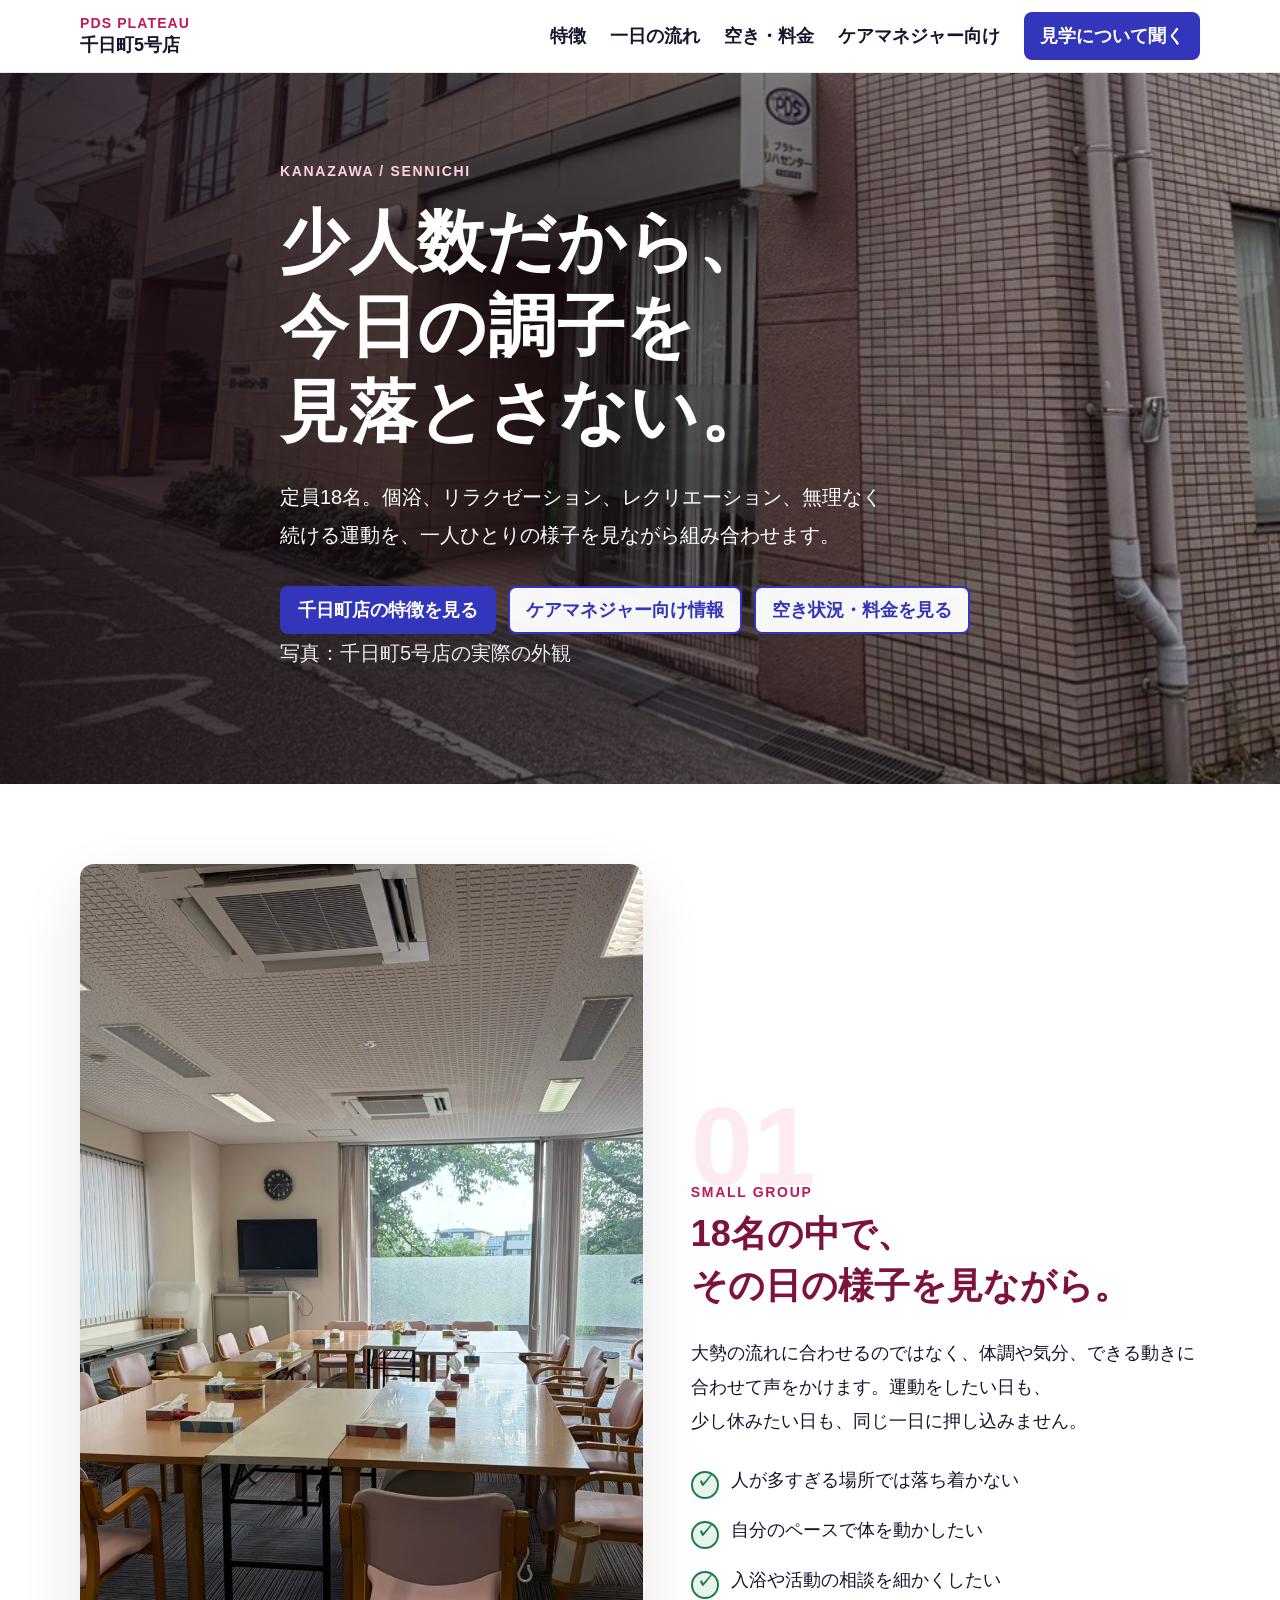
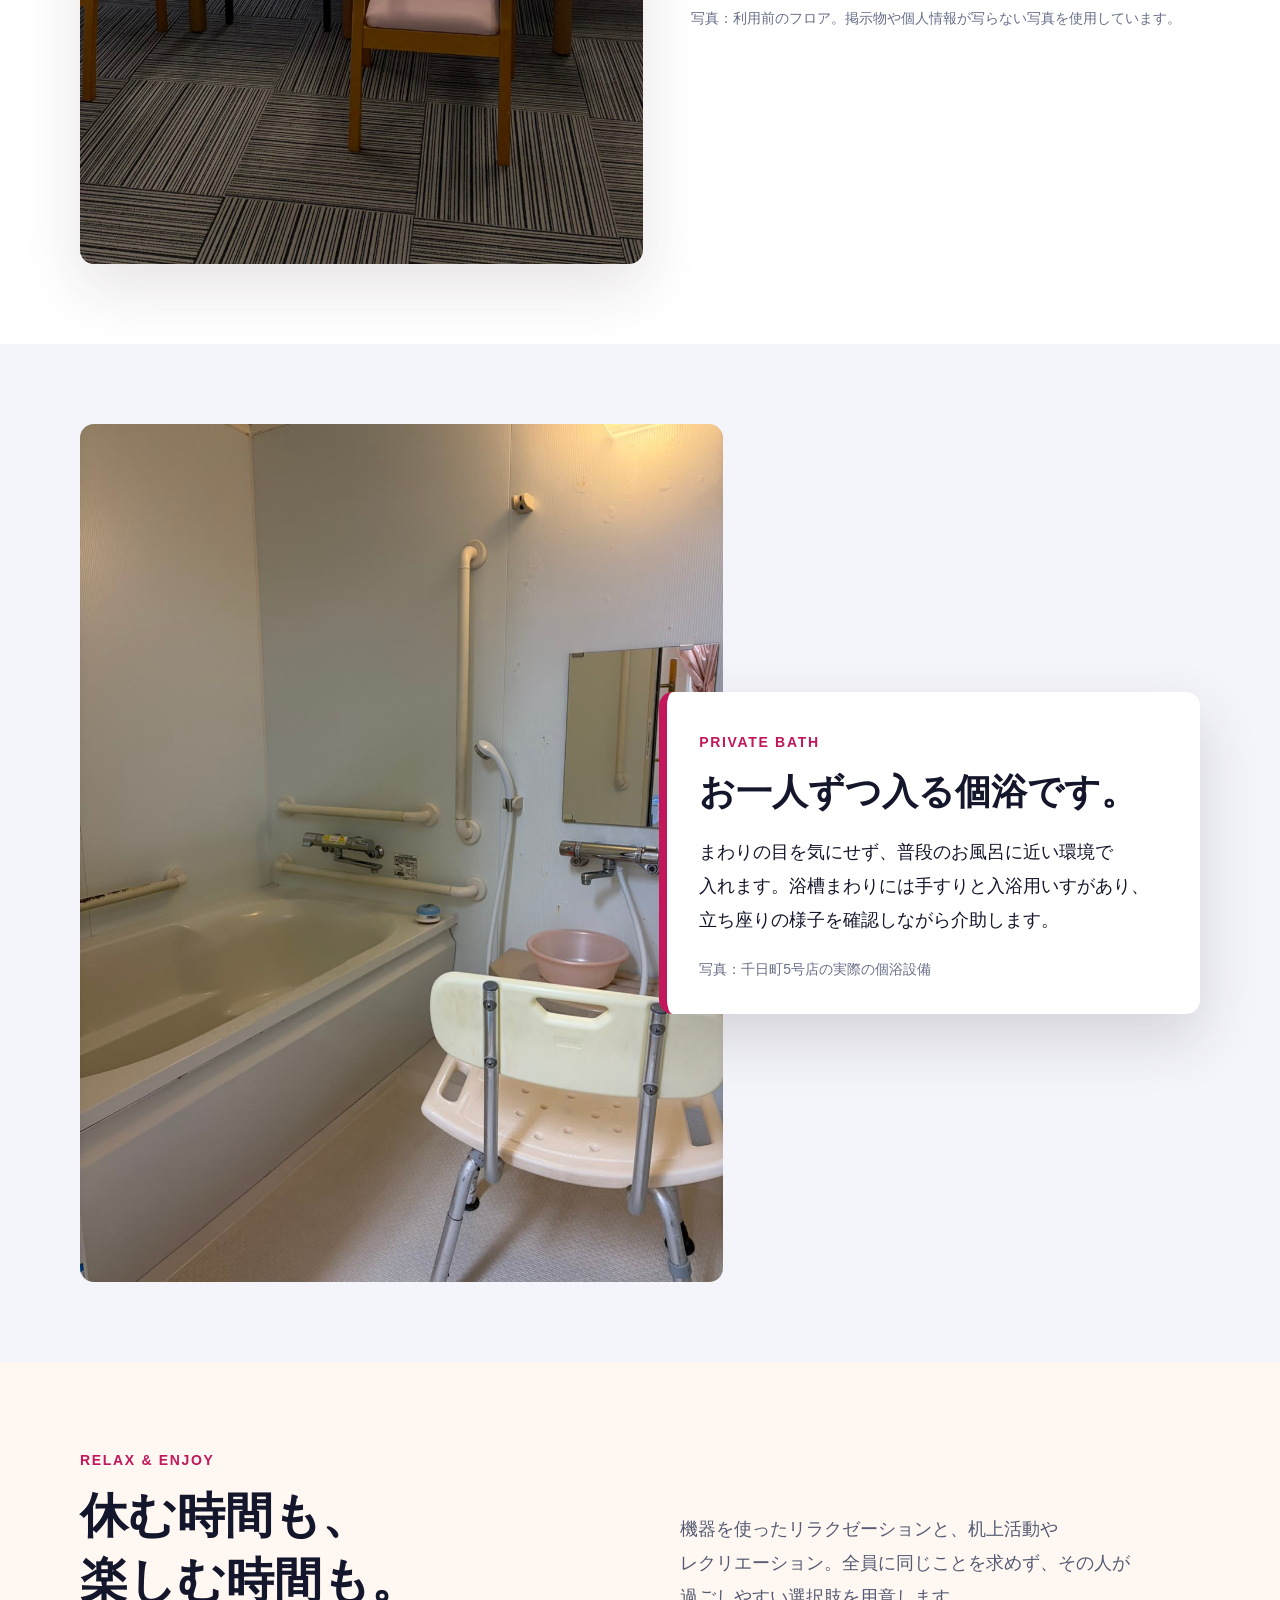
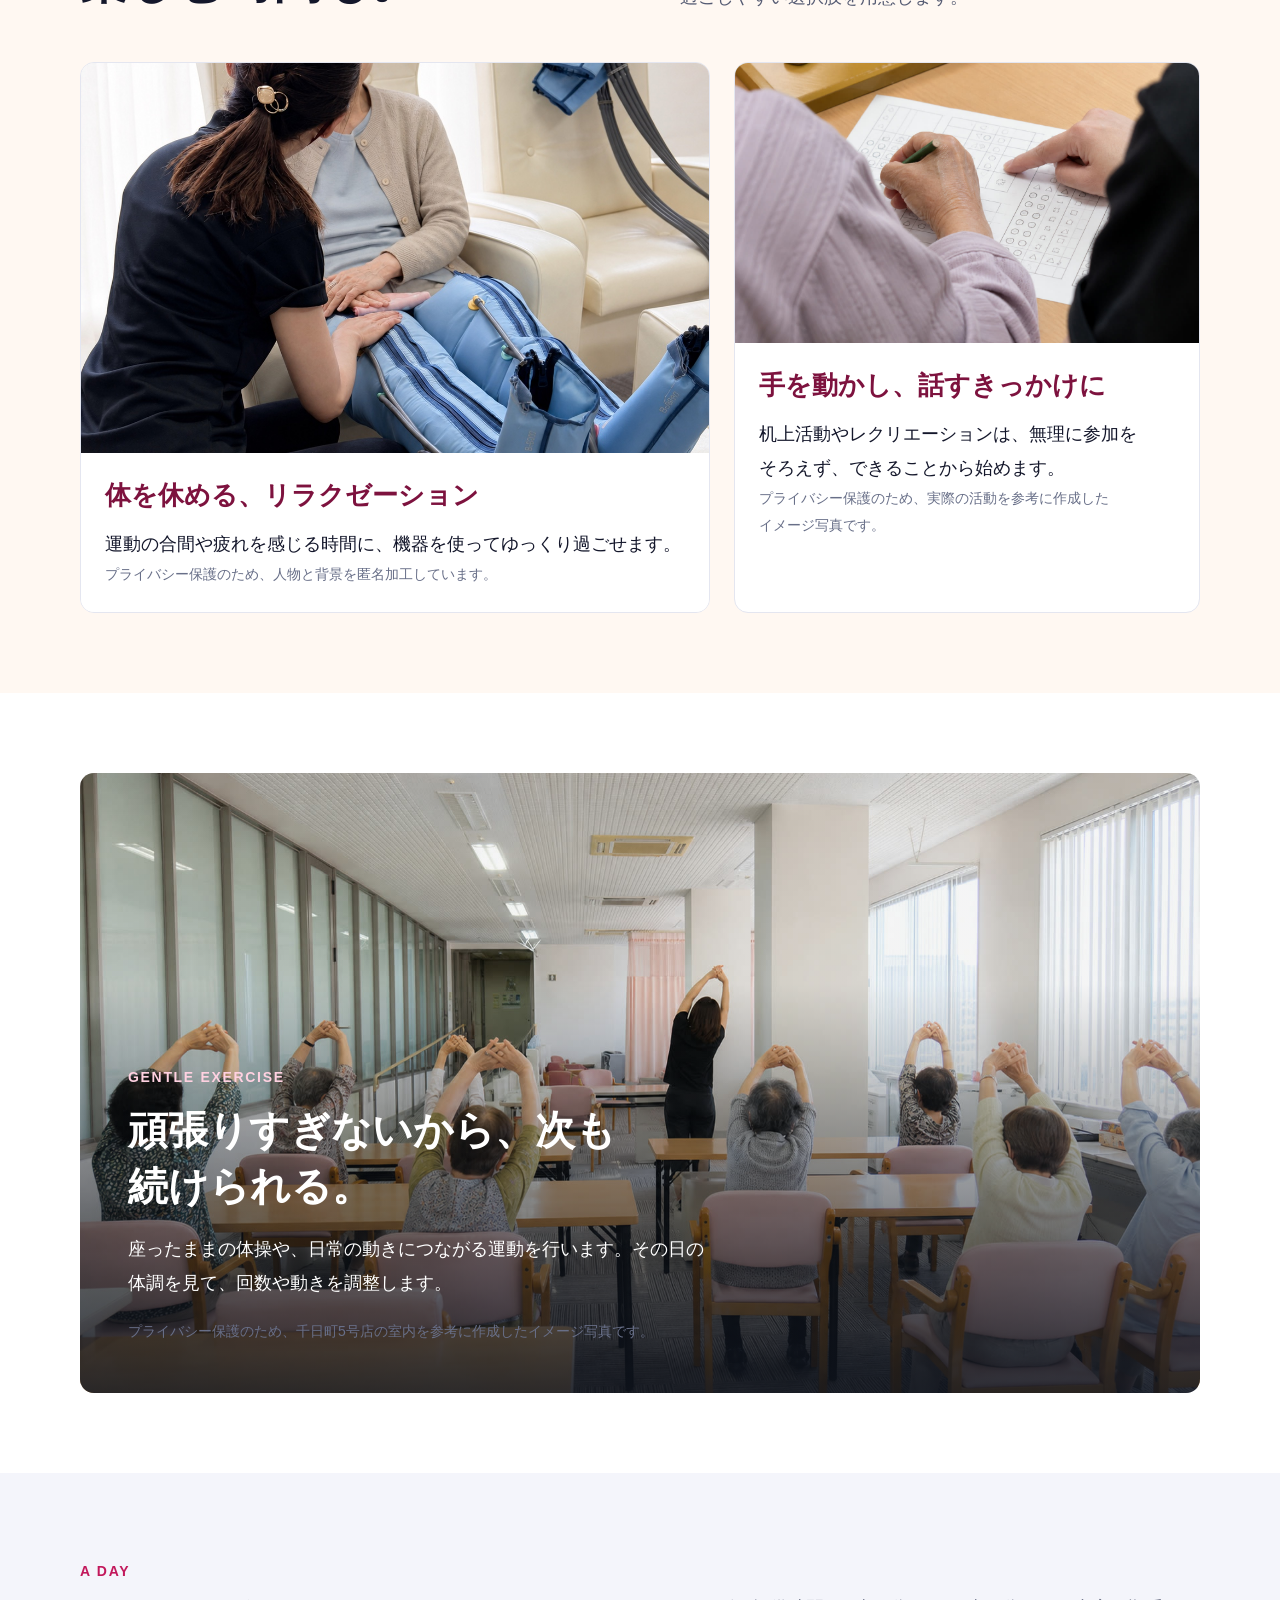
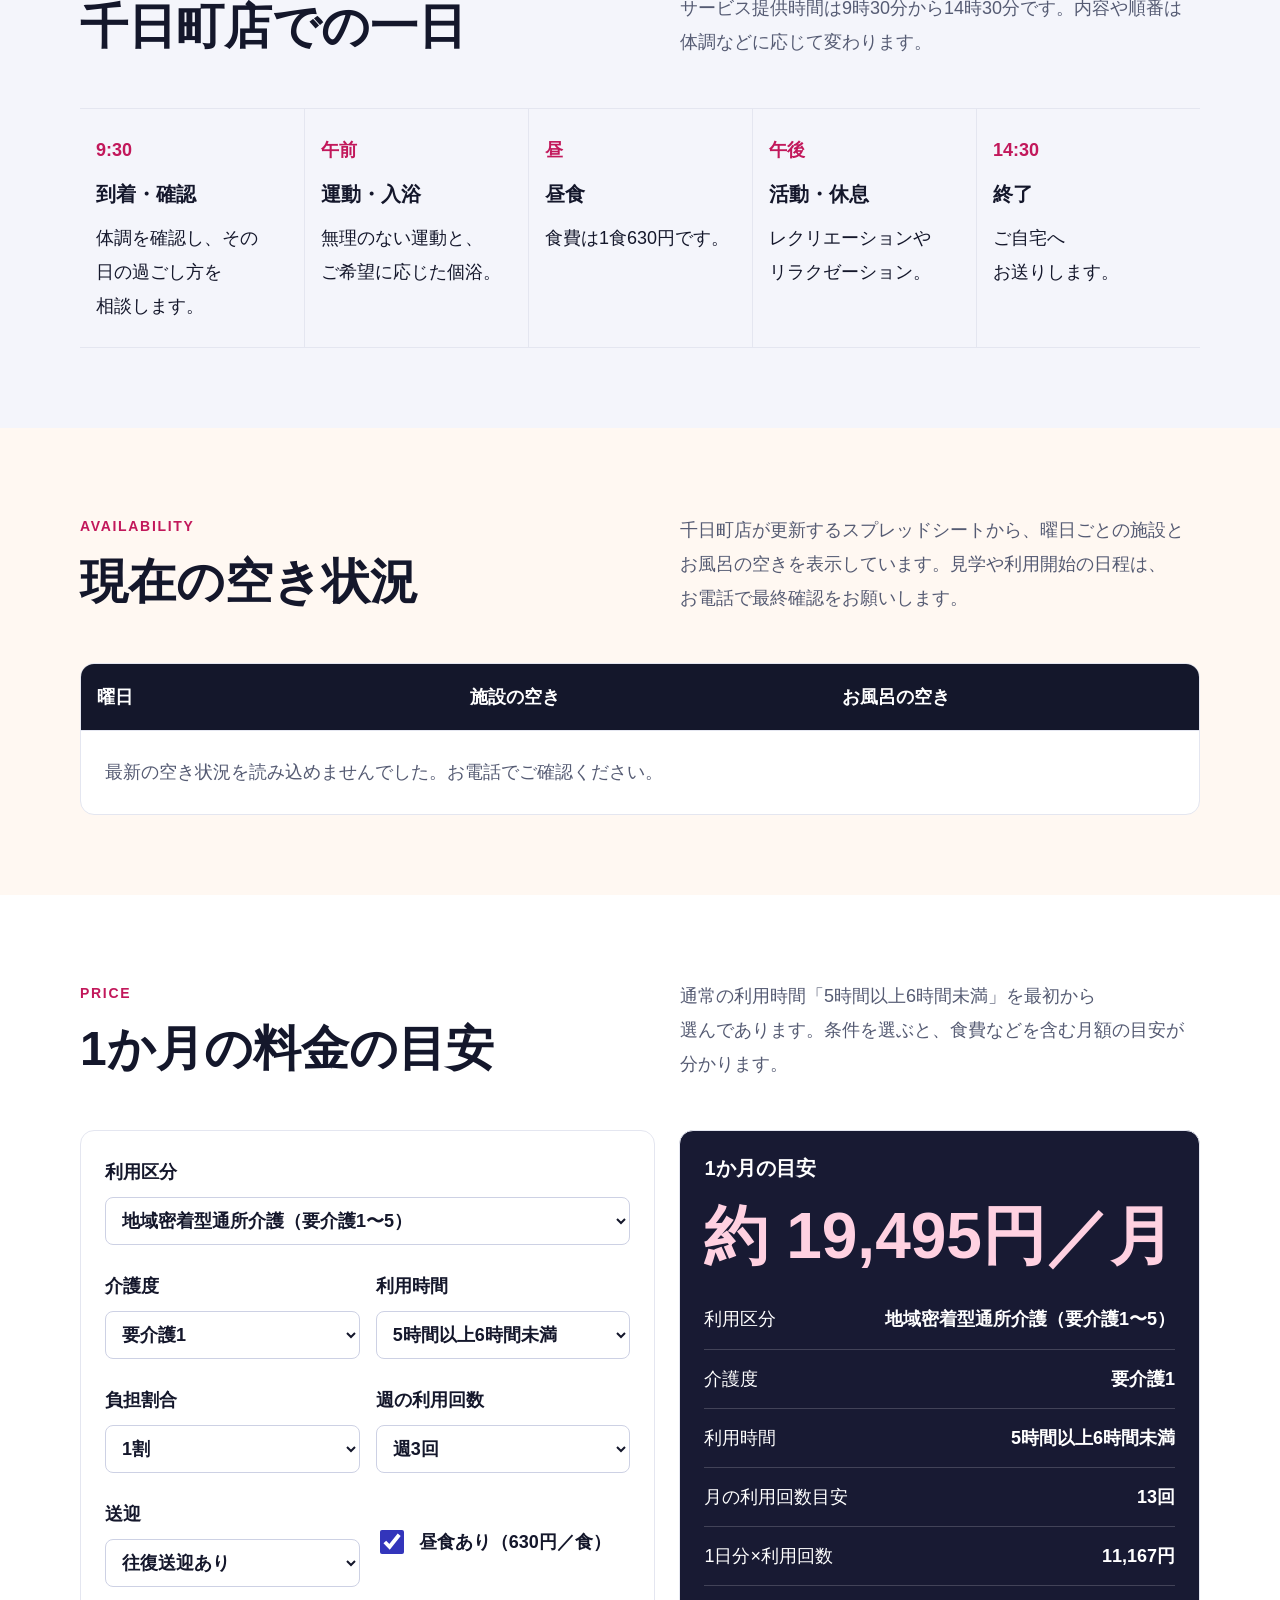
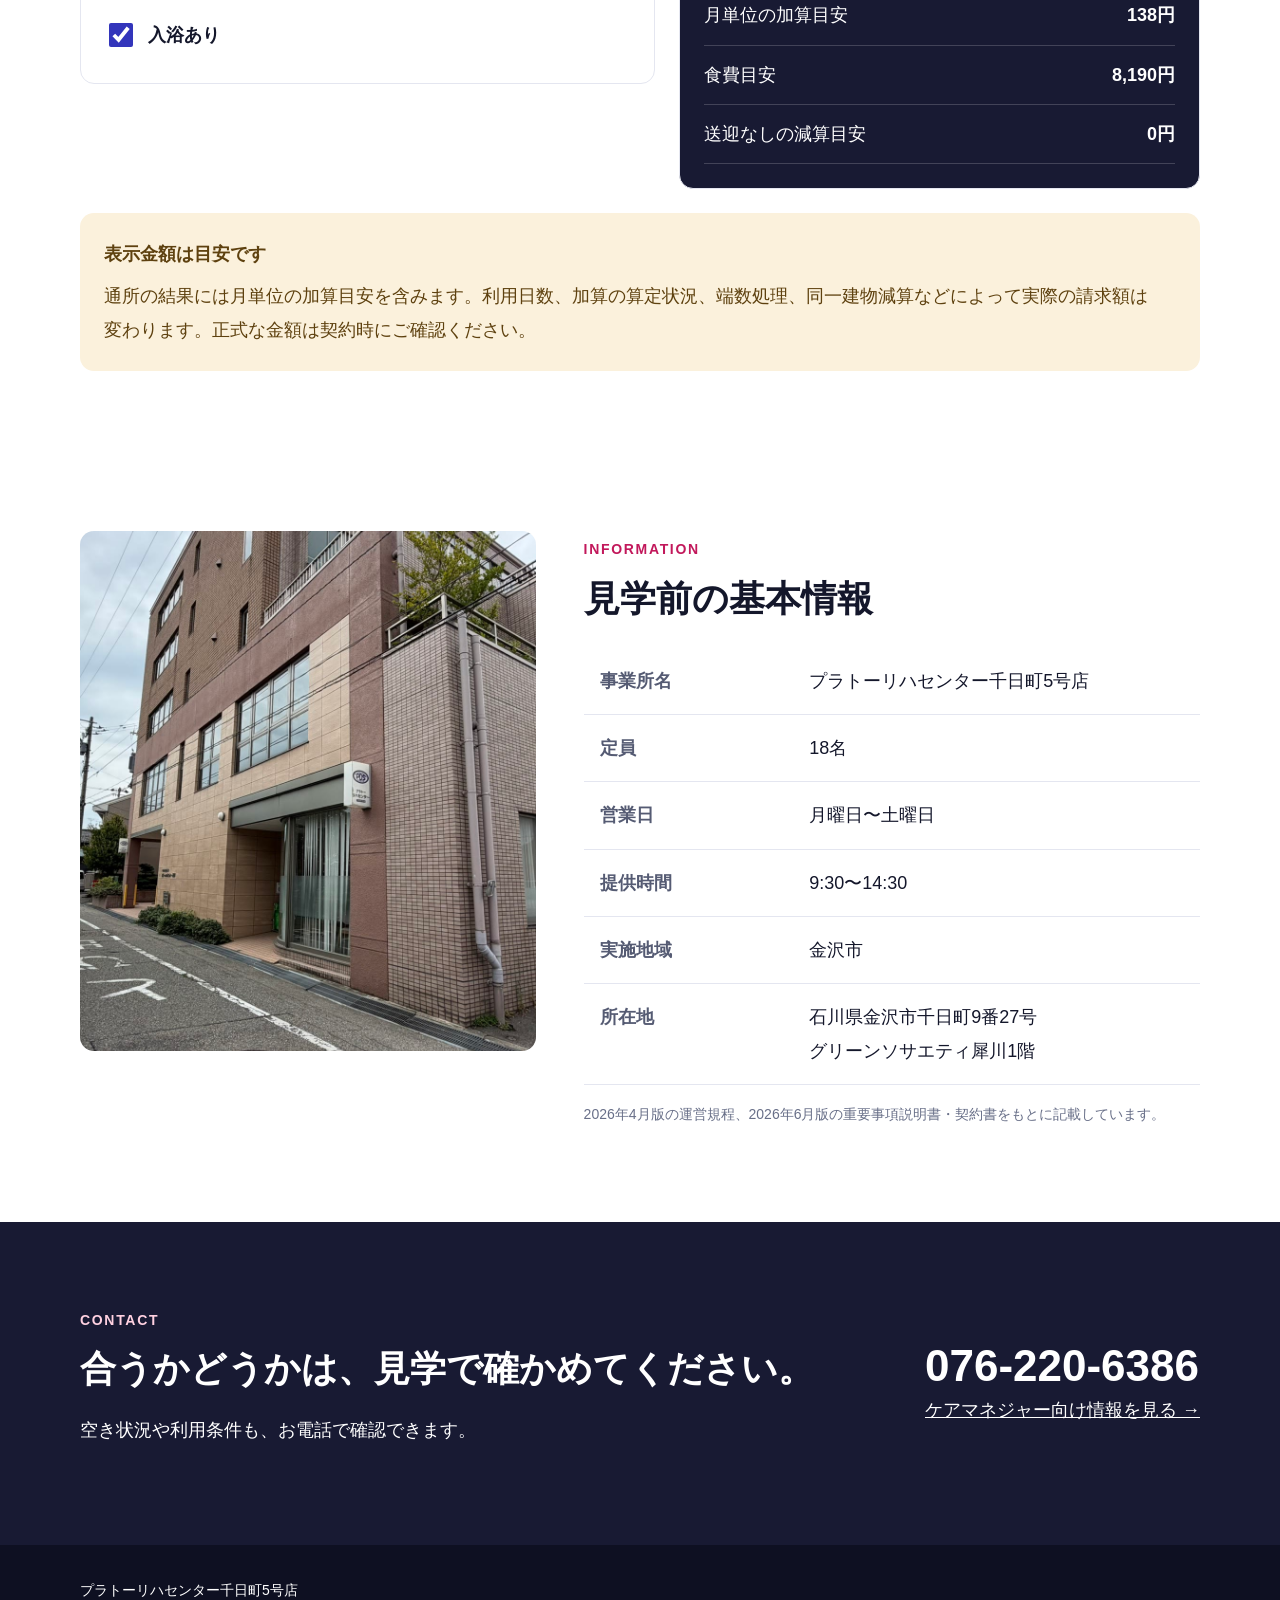
<file: index.html>
<!doctype html>
<html lang="ja">
<head>
  <meta charset="utf-8">
  <meta name="viewport" content="width=device-width,initial-scale=1">
  <meta name="robots" content="noindex,nofollow">
  <meta name="description" content="金沢市千日町の定員18名のデイサービス。個浴、リラクゼーション、レクリエーション、無理なく続ける運動をご案内します。">
  <title>プラトーリハセンター千日町5号店｜金沢市のデイサービス</title>
  <link rel="stylesheet" href="assets/sennichi.css">
<link rel="stylesheet" href="mobile-review.css">
</head>
<body>
  <a class="skip" href="#main">本文へ移動</a>
  <nav class="site-nav" aria-label="ページ内ナビゲーション">
    <div class="inner nav-row">
      <a class="brand" href="sennichi.html"><small>PDS PLATEAU</small>千日町5号店</a>
      <div class="nav-links">
        <a href="#features">特徴</a>
        <a href="#day">一日の流れ</a>
        <a href="#availability">空き・料金</a>
        <a href="sennichi-caremanager.html">ケアマネジャー向け</a>
        <a class="nav-cta" href="#contact">見学について聞く</a>
      </div>
    </div>
  </nav>

  <main id="main">
    <header class="hero">
      <div class="hero-media"><img src="assets/sennichi/exterior.jpg" alt="プラトーリハセンター千日町5号店が入る建物の外観"></div>
      <div class="inner hero-copy">
        <span class="eyebrow">KANAZAWA / SENNICHI</span>
        <h1>少人数だから、<br>今日の調子を見落とさない。</h1>
        <p>定員18名。個浴、リラクゼーション、レクリエーション、無理なく続ける運動を、一人ひとりの様子を見ながら組み合わせます。</p>
        <div class="hero-actions">
          <a class="btn btn-primary" href="#features">千日町店の特徴を見る</a>
          <a class="btn btn-secondary" href="sennichi-caremanager.html">ケアマネジャー向け情報</a>
          <a class="btn btn-secondary" href="#availability">空き状況・料金を見る</a>
        </div>
        <p class="photo-note">写真：千日町5号店の実際の外観</p>
      </div>
    </header>

    <section id="features">
      <div class="inner intro-grid">
        <div class="intro-image"><img src="assets/sennichi/room.jpg" alt="明るい窓とテーブルが並ぶ千日町5号店の室内"></div>
        <div class="intro-copy">
          <div class="number">01</div>
          <span class="eyebrow">SMALL GROUP</span>
          <h2>18名の中で、<br>その日の様子を見ながら。</h2>
          <p>大勢の流れに合わせるのではなく、体調や気分、できる動きに合わせて声をかけます。運動をしたい日も、少し休みたい日も、同じ一日に押し込みません。</p>
          <ul class="check-list">
            <li>人が多すぎる場所では落ち着かない</li>
            <li>自分のペースで体を動かしたい</li>
            <li>入浴や活動の相談を細かくしたい</li>
          </ul>
          <p class="photo-note">写真：利用前のフロア。掲示物や個人情報が写らない写真を使用しています。</p>
        </div>
      </div>
    </section>

    <section class="soft">
      <div class="inner bath-layout">
        <div class="bath-image"><img src="assets/sennichi/private-bath.jpg" alt="手すりと入浴用いすを備えた千日町5号店の個浴"></div>
        <div class="quote-card">
          <span class="eyebrow">PRIVATE BATH</span>
          <h2>お一人ずつ入る個浴です。</h2>
          <p>まわりの目を気にせず、普段のお風呂に近い環境で入れます。浴槽まわりには手すりと入浴用いすがあり、立ち座りの様子を確認しながら介助します。</p>
          <p class="photo-note">写真：千日町5号店の実際の個浴設備</p>
        </div>
      </div>
    </section>

    <section class="warm">
      <div class="inner">
        <div class="section-head">
          <div><span class="eyebrow">RELAX & ENJOY</span><h2>休む時間も、楽しむ時間も。</h2></div>
          <p>機器を使ったリラクゼーションと、机上活動やレクリエーション。全員に同じことを求めず、その人が過ごしやすい選択肢を用意します。</p>
        </div>
        <div class="experience-grid">
          <article class="experience-card">
            <img src="assets/sennichi/relaxation-image.jpg" alt="匿名加工した高齢女性がリラクゼーション機器を利用している様子">
            <div class="experience-copy"><h3>体を休める、リラクゼーション</h3><p>運動の合間や疲れを感じる時間に、機器を使ってゆっくり過ごせます。</p><p class="image-label">プライバシー保護のため、人物と背景を匿名加工しています。</p></div>
          </article>
          <article class="experience-card">
            <img src="assets/sennichi/recreation-image.jpg" alt="顔や記録が写らない机上活動のイメージ">
            <div class="experience-copy"><h3>手を動かし、話すきっかけに</h3><p>机上活動やレクリエーションは、無理に参加をそろえず、できることから始めます。</p><p class="image-label">プライバシー保護のため、実際の活動を参考に作成したイメージ写真です。</p></div>
          </article>
        </div>
      </div>
    </section>

    <section>
      <div class="inner exercise-stage">
        <img src="assets/sennichi/gentle-exercise-image.jpg" alt="顔が写らない構図で少人数の体操を行うイメージ">
        <div class="exercise-copy">
          <span class="eyebrow" style="color:#FFD1E1">GENTLE EXERCISE</span>
          <h2>頑張りすぎないから、次も続けられる。</h2>
          <p>座ったままの体操や、日常の動きにつながる運動を行います。その日の体調を見て、回数や動きを調整します。</p>
          <p class="photo-note">プライバシー保護のため、千日町5号店の室内を参考に作成したイメージ写真です。</p>
        </div>
      </div>
    </section>

    <section id="day" class="soft">
      <div class="inner">
        <div class="section-head"><div><span class="eyebrow">A DAY</span><h2>千日町店での一日</h2></div><p>サービス提供時間は9時30分から14時30分です。内容や順番は体調などに応じて変わります。</p></div>
        <div class="day-flow">
          <div class="day-step"><time>9:30</time><strong>到着・確認</strong><span>体調を確認し、その日の過ごし方を相談します。</span></div>
          <div class="day-step"><time>午前</time><strong>運動・入浴</strong><span>無理のない運動と、ご希望に応じた個浴。</span></div>
          <div class="day-step"><time>昼</time><strong>昼食</strong><span>食費は1食630円です。</span></div>
          <div class="day-step"><time>午後</time><strong>活動・休息</strong><span>レクリエーションやリラクゼーション。</span></div>
          <div class="day-step"><time>14:30</time><strong>終了</strong><span>ご自宅へお送りします。</span></div>
        </div>
      </div>
    </section>

    <section id="availability" class="warm">
      <div class="inner">
        <div class="section-head">
          <div><span class="eyebrow">AVAILABILITY</span><h2>現在の空き状況</h2></div>
          <p>千日町店が更新するスプレッドシートから、曜日ごとの施設とお風呂の空きを表示しています。見学や利用開始の日程は、お電話で最終確認をお願いします。</p>
        </div>
        <div class="availability-wrap">
          <table class="availability-table">
            <thead><tr><th>曜日</th><th>施設の空き</th><th>お風呂の空き</th></tr></thead>
            <tbody id="availabilityBody"></tbody>
          </table>
          <p id="availabilityMessage" class="availability-message">最新情報を読み込んでいます。</p>
        </div>
      </div>
    </section>

    <section id="price">
      <div class="inner">
        <div class="section-head">
          <div><span class="eyebrow">PRICE</span><h2>1か月の料金の目安</h2></div>
          <p>通常の利用時間「5時間以上6時間未満」を最初から選んであります。条件を選ぶと、食費などを含む月額の目安が分かります。</p>
        </div>
        <div class="simulator">
          <div class="sim-panel">
            <div class="form-grid">
              <label class="field field-wide">利用区分
                <select id="serviceType"><option value="daycare">地域密着型通所介護（要介護1〜5）</option><option value="preventive1">介護予防型（要支援1・事業対象者／週1回）</option><option value="preventive2">介護予防型（要支援2・事業対象者／週2回）</option></select>
              </label>
              <label class="field" id="careLevelField">介護度
                <select id="careLevel"><option value="0">要介護1</option><option value="1">要介護2</option><option value="2">要介護3</option><option value="3">要介護4</option><option value="4">要介護5</option></select>
              </label>
              <label class="field" id="timeSlotField">利用時間
                <select id="timeSlot"><option value="short">3時間以上4時間未満</option><option value="middle">4時間以上5時間未満</option><option value="standard" selected>5時間以上6時間未満</option></select>
              </label>
              <label class="field">負担割合
                <select id="burden"><option value="1">1割</option><option value="2">2割</option><option value="3">3割</option></select>
              </label>
              <label class="field" id="weeklyField">週の利用回数
                <select id="weekly"><option value="1">週1回</option><option value="2">週2回</option><option value="3" selected>週3回</option><option value="4">週4回</option><option value="5">週5回</option><option value="6">週6回</option></select>
              </label>
              <label class="field">送迎
                <select id="transport"><option value="0">往復送迎あり</option><option value="1">片道送迎なし</option><option value="2">往復送迎なし</option></select>
              </label>
              <label class="check-field"><input id="lunch" type="checkbox" checked> 昼食あり（630円／食）</label>
              <label class="check-field" id="bathField"><input id="bath" type="checkbox" checked> 入浴あり</label>
            </div>
          </div>
          <aside class="result-panel" aria-live="polite">
            <h3>1か月の目安</h3>
            <div class="total" id="totalPrice">—</div>
            <ul class="breakdown" id="breakdown"></ul>
          </aside>
        </div>
        <div class="notice"><strong>表示金額は目安です</strong>通所の結果には月単位の加算目安を含みます。利用日数、加算の算定状況、端数処理、同一建物減算などによって実際の請求額は変わります。正式な金額は契約時にご確認ください。</div>
      </div>
    </section>

    <section>
      <div class="inner facts-grid">
        <div class="facts-photo"><img src="assets/sennichi/exterior.jpg" alt="千日町5号店の建物外観"></div>
        <div>
          <span class="eyebrow">INFORMATION</span>
          <h2 style="font:900 36px/1.4 var(--pds-font-ui);margin:8px 0 24px">見学前の基本情報</h2>
          <table class="fact-table"><tbody>
            <tr><th>事業所名</th><td>プラトーリハセンター千日町5号店</td></tr>
            <tr><th>定員</th><td>18名</td></tr>
            <tr><th>営業日</th><td>月曜日〜土曜日</td></tr>
            <tr><th>提供時間</th><td>9:30〜14:30</td></tr>
            <tr><th>実施地域</th><td>金沢市</td></tr>
            <tr><th>所在地</th><td>石川県金沢市千日町9番27号 グリーンソサエティ犀川1階</td></tr>
          </tbody></table>
          <p class="source-note">2026年4月版の運営規程、2026年6月版の重要事項説明書・契約書をもとに記載しています。</p>
        </div>
      </div>
    </section>

    <section id="contact" class="contact-band">
      <div class="inner contact-row">
        <div><span class="eyebrow" style="color:#FFD1E1">CONTACT</span><h2>合うかどうかは、見学で確かめてください。</h2><p>空き状況や利用条件も、お電話で確認できます。</p></div>
        <div><a class="phone" href="tel:0762206386">076-220-6386</a><br><a href="sennichi-caremanager.html">ケアマネジャー向け情報を見る →</a></div>
      </div>
    </section>
  </main>
  <footer><div class="inner">プラトーリハセンター千日町5号店</div></footer>
  <script src="assets/facility-tools.js"></script>
  <script src="assets/sennichi-config.js"></script>
  <script>PDSFacilityTools.init(PDSSennichiConfig);</script>
<script src="mobile-review.js"></script>
</body>
</html>
</file>
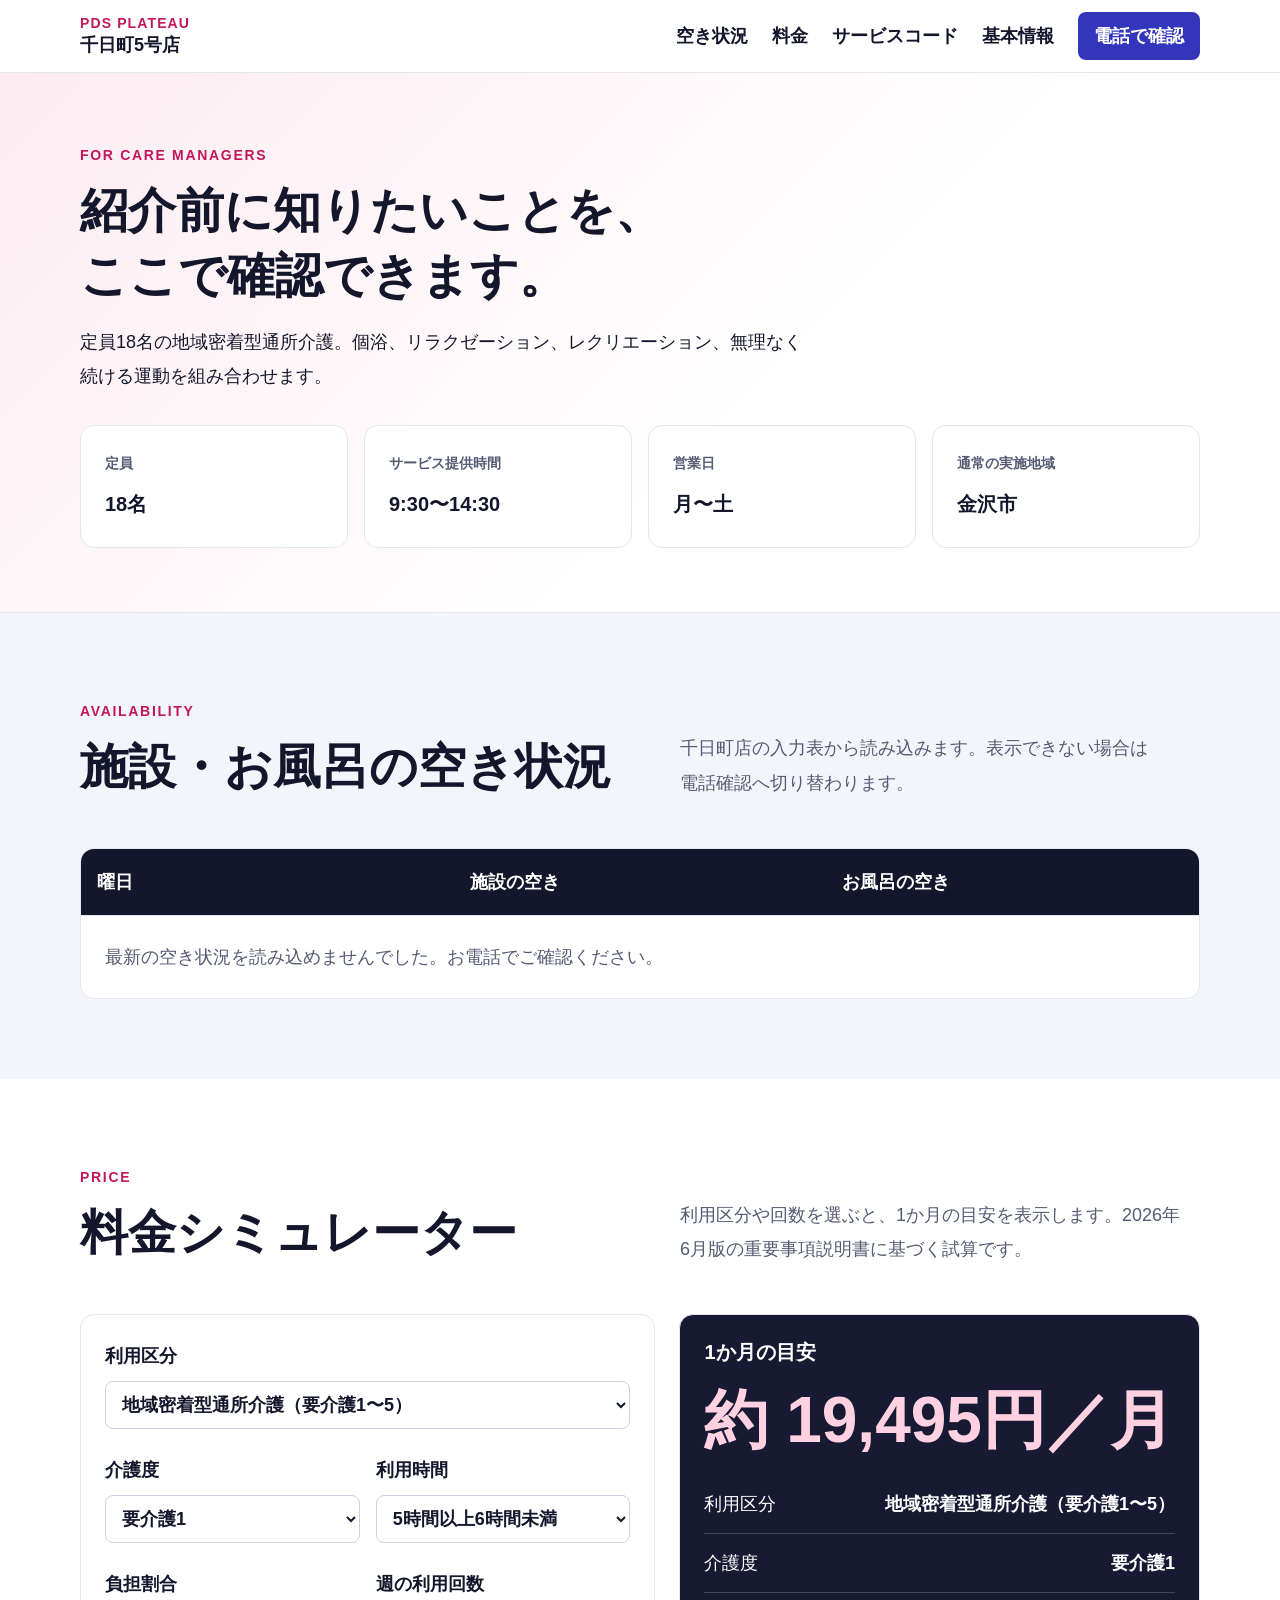
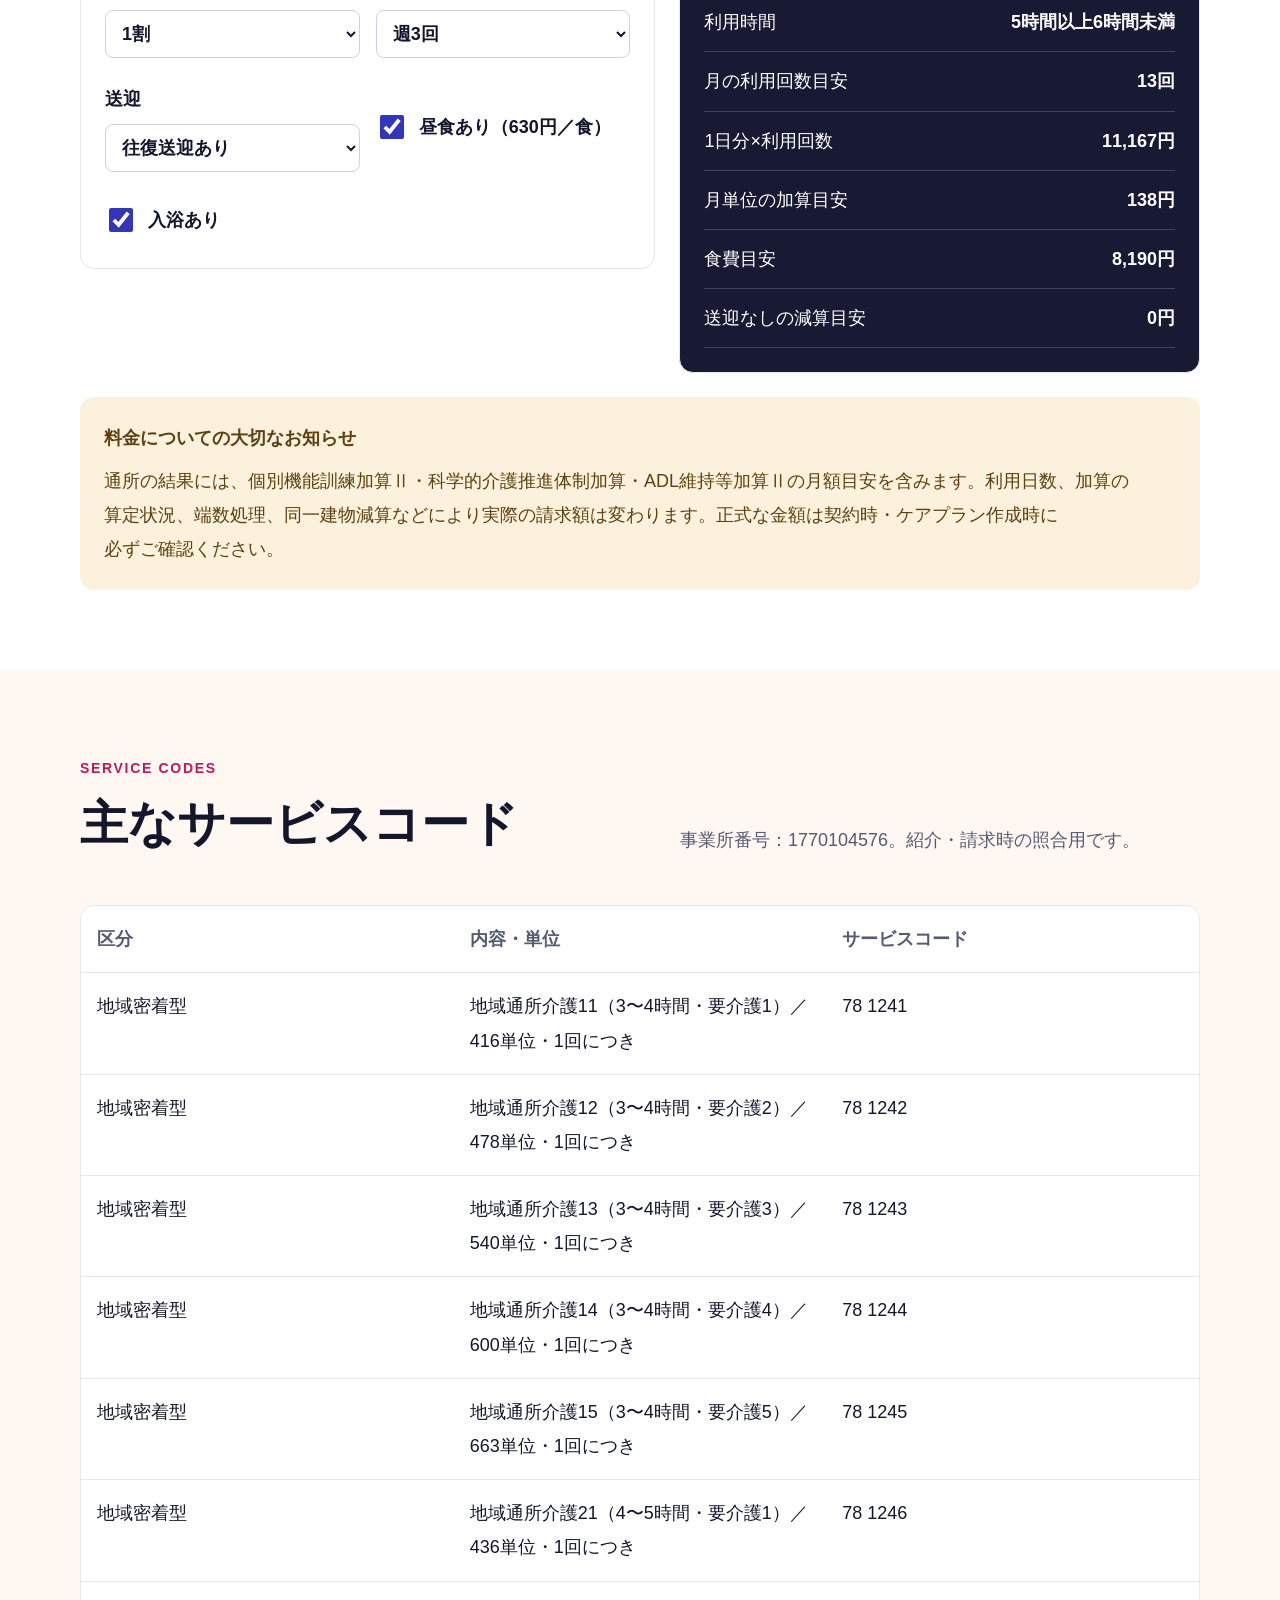
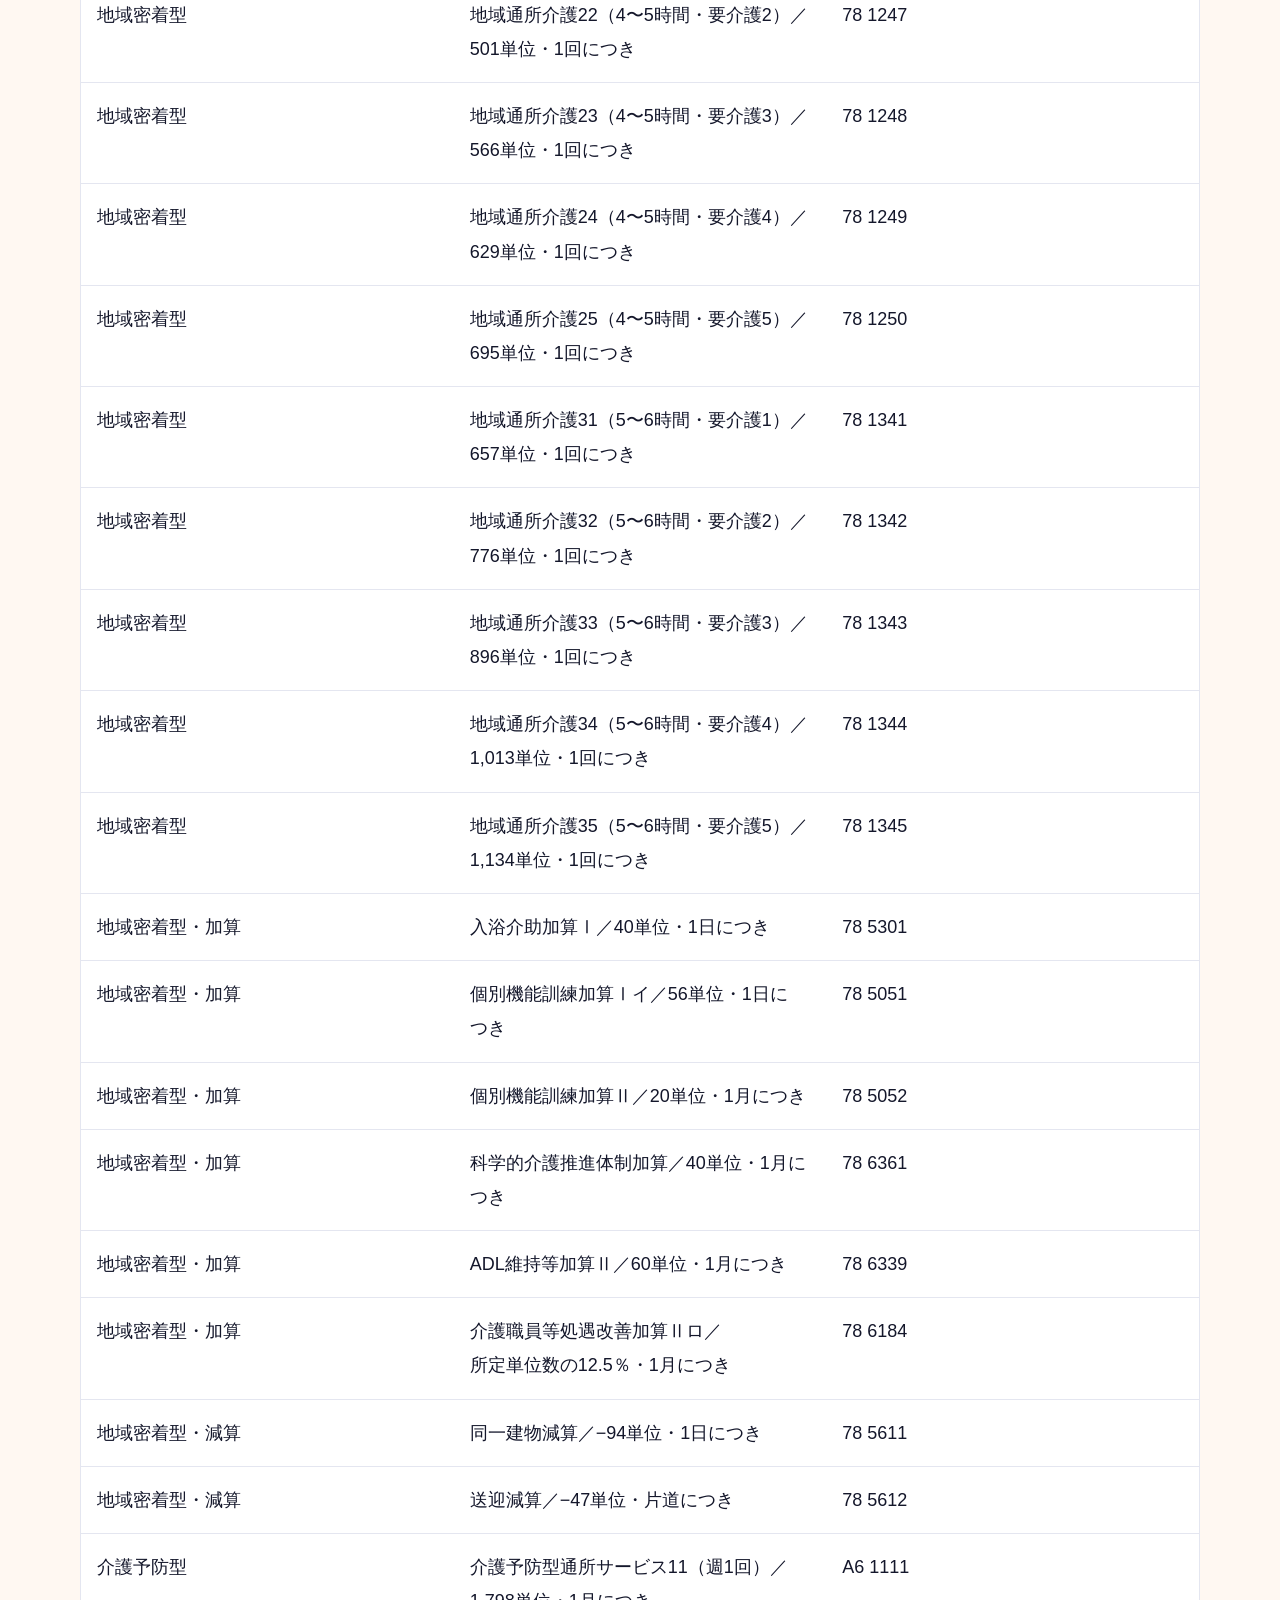
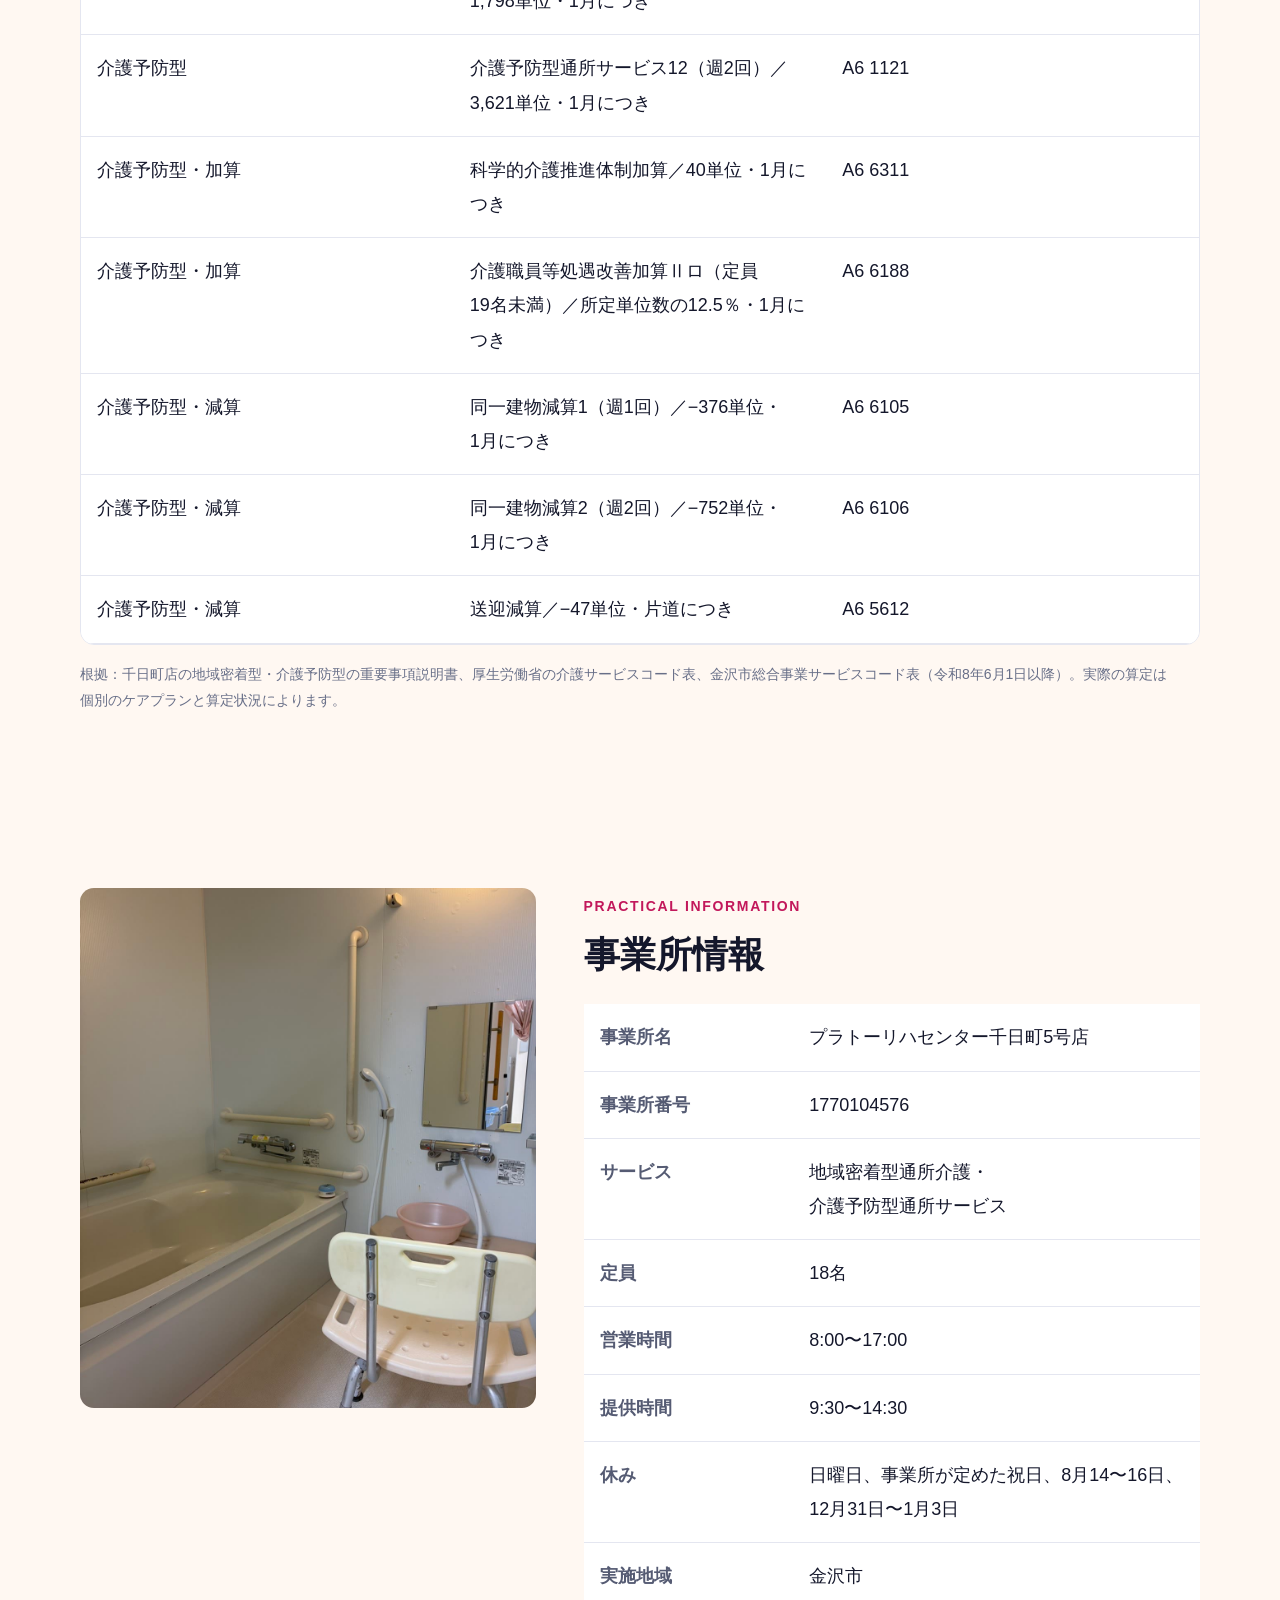
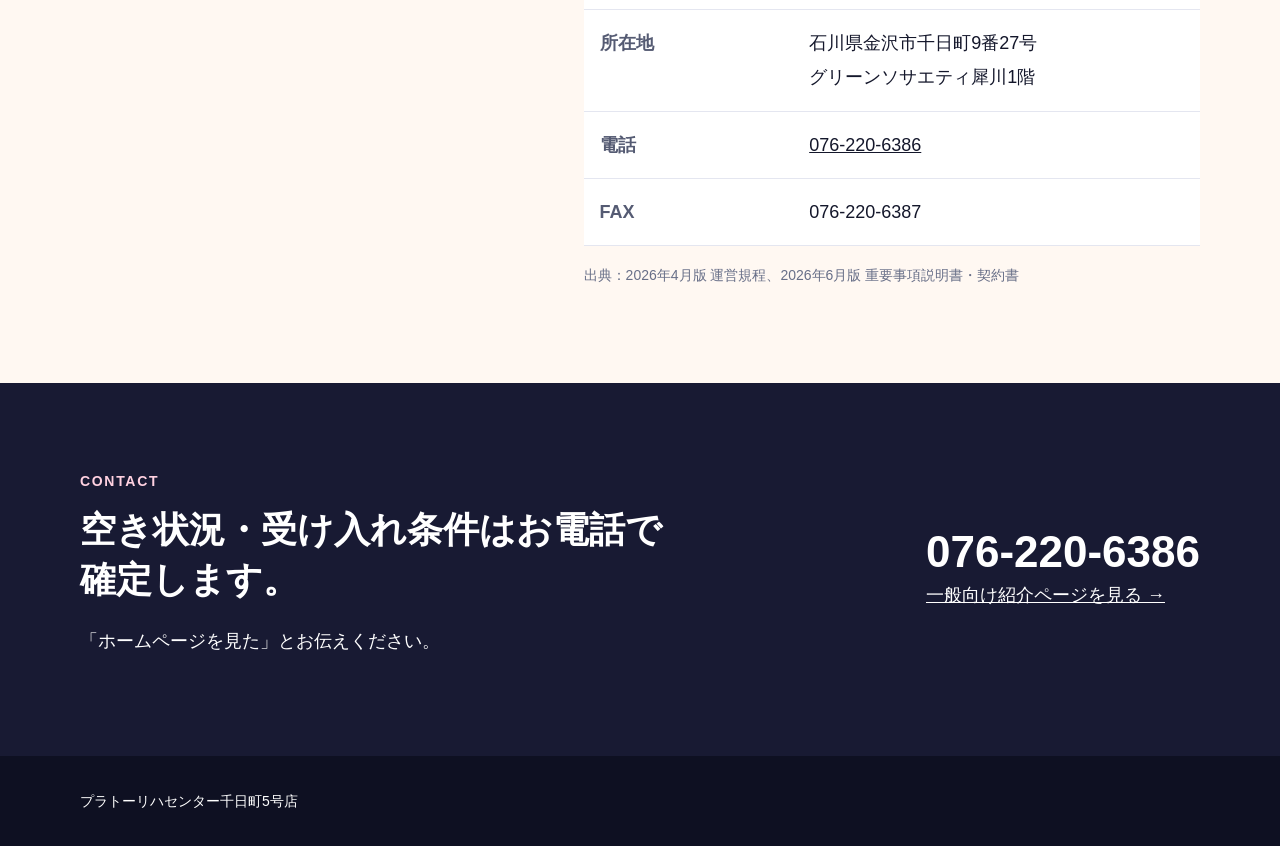
<file: sennichi-caremanager.html>
<!doctype html>
<html lang="ja">
<head>
  <meta charset="utf-8">
  <meta name="viewport" content="width=device-width,initial-scale=1">
  <meta name="robots" content="noindex,nofollow">
  <title>ケアマネジャーさま向け｜プラトーリハセンター千日町5号店</title>
  <link rel="stylesheet" href="assets/sennichi.css">
<link rel="stylesheet" href="mobile-review.css">
</head>
<body class="pds-call-page">
  <a class="skip" href="#main">本文へ移動</a>
  <nav class="site-nav" aria-label="ページ内ナビゲーション">
    <div class="inner nav-row">
      <a class="brand" href="sennichi.html"><small>PDS PLATEAU</small>千日町5号店</a>
      <div class="nav-links"><a href="#availability">空き状況</a><a href="#price">料金</a><a href="#codes">サービスコード</a><a href="#facts">基本情報</a><a class="nav-cta" href="tel:0762206386">電話で確認</a></div>
    </div>
  </nav>

  <main id="main">
    <header class="practical-hero">
      <div class="inner">
        <span class="eyebrow">FOR CARE MANAGERS</span>
        <h1>紹介前に知りたいことを、<br>ここで確認できます。</h1>
        <p>定員18名の地域密着型通所介護。個浴、リラクゼーション、レクリエーション、無理なく続ける運動を組み合わせます。</p>
        <div class="quick-facts">
          <div class="quick-fact"><span>定員</span><strong>18名</strong></div>
          <div class="quick-fact"><span>サービス提供時間</span><strong>9:30〜14:30</strong></div>
          <div class="quick-fact"><span>営業日</span><strong>月〜土</strong></div>
          <div class="quick-fact"><span>通常の実施地域</span><strong>金沢市</strong></div>
        </div>
      </div>
    </header>

    <section id="availability" class="soft">
      <div class="inner">
        <div class="section-head"><div><span class="eyebrow">AVAILABILITY</span><h2>施設・お風呂の空き状況</h2></div><p>千日町店の入力表から読み込みます。表示できない場合は電話確認へ切り替わります。</p></div>
        <div class="availability-wrap">
          <table class="availability-table">
            <thead><tr><th>曜日</th><th>施設の空き</th><th>お風呂の空き</th></tr></thead>
            <tbody id="availabilityBody"></tbody>
          </table>
          <p id="availabilityMessage" class="availability-message">最新情報を読み込んでいます。</p>
        </div>
      </div>
    </section>

    <section id="price">
      <div class="inner">
        <div class="section-head"><div><span class="eyebrow">PRICE</span><h2>料金シミュレーター</h2></div><p>利用区分や回数を選ぶと、1か月の目安を表示します。2026年6月版の重要事項説明書に基づく試算です。</p></div>
        <div class="simulator">
          <div class="sim-panel">
            <div class="form-grid">
              <label class="field field-wide">利用区分
                <select id="serviceType"><option value="daycare">地域密着型通所介護（要介護1〜5）</option><option value="preventive1">介護予防型（要支援1・事業対象者／週1回）</option><option value="preventive2">介護予防型（要支援2・事業対象者／週2回）</option></select>
              </label>
              <label class="field" id="careLevelField">介護度
                <select id="careLevel"><option value="0">要介護1</option><option value="1">要介護2</option><option value="2">要介護3</option><option value="3">要介護4</option><option value="4">要介護5</option></select>
              </label>
              <label class="field" id="timeSlotField">利用時間
                <select id="timeSlot"><option value="short">3時間以上4時間未満</option><option value="middle">4時間以上5時間未満</option><option value="standard" selected>5時間以上6時間未満</option></select>
              </label>
              <label class="field">負担割合
                <select id="burden"><option value="1">1割</option><option value="2">2割</option><option value="3">3割</option></select>
              </label>
              <label class="field" id="weeklyField">週の利用回数
                <select id="weekly"><option value="1">週1回</option><option value="2">週2回</option><option value="3" selected>週3回</option><option value="4">週4回</option><option value="5">週5回</option><option value="6">週6回</option></select>
              </label>
              <label class="field">送迎
                <select id="transport"><option value="0">往復送迎あり</option><option value="1">片道送迎なし</option><option value="2">往復送迎なし</option></select>
              </label>
              <label class="check-field"><input id="lunch" type="checkbox" checked> 昼食あり（630円／食）</label>
              <label class="check-field" id="bathField"><input id="bath" type="checkbox" checked> 入浴あり</label>
            </div>
          </div>
          <aside class="result-panel" aria-live="polite">
            <h3>1か月の目安</h3>
            <div class="total" id="totalPrice">—</div>
            <ul class="breakdown" id="breakdown"></ul>
          </aside>
        </div>
        <div class="notice"><strong>料金についての大切なお知らせ</strong>通所の結果には、個別機能訓練加算Ⅱ・科学的介護推進体制加算・ADL維持等加算Ⅱの月額目安を含みます。利用日数、加算の算定状況、端数処理、同一建物減算などにより実際の請求額は変わります。正式な金額は契約時・ケアプラン作成時に必ずご確認ください。</div>
      </div>
    </section>

    <section id="codes" class="warm">
      <div class="inner">
        <div class="section-head"><div><span class="eyebrow">SERVICE CODES</span><h2>主なサービスコード</h2></div><p>事業所番号：1770104576。紹介・請求時の照合用です。</p></div>
        <div class="availability-wrap"><table class="fact-table"><thead><tr><th>区分</th><th>内容・単位</th><th>サービスコード</th></tr></thead><tbody>
          <tr><td>地域密着型</td><td>地域通所介護11（3〜4時間・要介護1）／416単位・1回につき</td><td>78 1241</td></tr>
          <tr><td>地域密着型</td><td>地域通所介護12（3〜4時間・要介護2）／478単位・1回につき</td><td>78 1242</td></tr>
          <tr><td>地域密着型</td><td>地域通所介護13（3〜4時間・要介護3）／540単位・1回につき</td><td>78 1243</td></tr>
          <tr><td>地域密着型</td><td>地域通所介護14（3〜4時間・要介護4）／600単位・1回につき</td><td>78 1244</td></tr>
          <tr><td>地域密着型</td><td>地域通所介護15（3〜4時間・要介護5）／663単位・1回につき</td><td>78 1245</td></tr>
          <tr><td>地域密着型</td><td>地域通所介護21（4〜5時間・要介護1）／436単位・1回につき</td><td>78 1246</td></tr>
          <tr><td>地域密着型</td><td>地域通所介護22（4〜5時間・要介護2）／501単位・1回につき</td><td>78 1247</td></tr>
          <tr><td>地域密着型</td><td>地域通所介護23（4〜5時間・要介護3）／566単位・1回につき</td><td>78 1248</td></tr>
          <tr><td>地域密着型</td><td>地域通所介護24（4〜5時間・要介護4）／629単位・1回につき</td><td>78 1249</td></tr>
          <tr><td>地域密着型</td><td>地域通所介護25（4〜5時間・要介護5）／695単位・1回につき</td><td>78 1250</td></tr>
          <tr><td>地域密着型</td><td>地域通所介護31（5〜6時間・要介護1）／657単位・1回につき</td><td>78 1341</td></tr>
          <tr><td>地域密着型</td><td>地域通所介護32（5〜6時間・要介護2）／776単位・1回につき</td><td>78 1342</td></tr>
          <tr><td>地域密着型</td><td>地域通所介護33（5〜6時間・要介護3）／896単位・1回につき</td><td>78 1343</td></tr>
          <tr><td>地域密着型</td><td>地域通所介護34（5〜6時間・要介護4）／1,013単位・1回につき</td><td>78 1344</td></tr>
          <tr><td>地域密着型</td><td>地域通所介護35（5〜6時間・要介護5）／1,134単位・1回につき</td><td>78 1345</td></tr>
          <tr><td>地域密着型・加算</td><td>入浴介助加算Ⅰ／40単位・1日につき</td><td>78 5301</td></tr>
          <tr><td>地域密着型・加算</td><td>個別機能訓練加算Ⅰイ／56単位・1日につき</td><td>78 5051</td></tr>
          <tr><td>地域密着型・加算</td><td>個別機能訓練加算Ⅱ／20単位・1月につき</td><td>78 5052</td></tr>
          <tr><td>地域密着型・加算</td><td>科学的介護推進体制加算／40単位・1月につき</td><td>78 6361</td></tr>
          <tr><td>地域密着型・加算</td><td>ADL維持等加算Ⅱ／60単位・1月につき</td><td>78 6339</td></tr>
          <tr><td>地域密着型・加算</td><td>介護職員等処遇改善加算Ⅱロ／所定単位数の12.5％・1月につき</td><td>78 6184</td></tr>
          <tr><td>地域密着型・減算</td><td>同一建物減算／−94単位・1日につき</td><td>78 5611</td></tr>
          <tr><td>地域密着型・減算</td><td>送迎減算／−47単位・片道につき</td><td>78 5612</td></tr>
          <tr><td>介護予防型</td><td>介護予防型通所サービス11（週1回）／1,798単位・1月につき</td><td>A6 1111</td></tr>
          <tr><td>介護予防型</td><td>介護予防型通所サービス12（週2回）／3,621単位・1月につき</td><td>A6 1121</td></tr>
          <tr><td>介護予防型・加算</td><td>科学的介護推進体制加算／40単位・1月につき</td><td>A6 6311</td></tr>
          <tr><td>介護予防型・加算</td><td>介護職員等処遇改善加算Ⅱロ（定員19名未満）／所定単位数の12.5％・1月につき</td><td>A6 6188</td></tr>
          <tr><td>介護予防型・減算</td><td>同一建物減算1（週1回）／−376単位・1月につき</td><td>A6 6105</td></tr>
          <tr><td>介護予防型・減算</td><td>同一建物減算2（週2回）／−752単位・1月につき</td><td>A6 6106</td></tr>
          <tr><td>介護予防型・減算</td><td>送迎減算／−47単位・片道につき</td><td>A6 5612</td></tr>
        </tbody></table></div>
        <p class="source-note">根拠：千日町店の地域密着型・介護予防型の重要事項説明書、厚生労働省の介護サービスコード表、金沢市総合事業サービスコード表（令和8年6月1日以降）。実際の算定は個別のケアプランと算定状況によります。</p>
      </div>
    </section>

    <section id="facts" class="warm">
      <div class="inner facts-grid">
        <div><img style="height:520px;border-radius:14px" src="assets/sennichi/private-bath.jpg" alt="千日町5号店の個浴設備"></div>
        <div>
          <span class="eyebrow">PRACTICAL INFORMATION</span>
          <h2 style="font:900 36px/1.4 var(--pds-font-ui);margin:8px 0 24px">事業所情報</h2>
          <table class="fact-table"><tbody>
            <tr><th>事業所名</th><td>プラトーリハセンター千日町5号店</td></tr>
            <tr><th>事業所番号</th><td>1770104576</td></tr>
            <tr><th>サービス</th><td>地域密着型通所介護・介護予防型通所サービス</td></tr>
            <tr><th>定員</th><td>18名</td></tr>
            <tr><th>営業時間</th><td>8:00〜17:00</td></tr>
            <tr><th>提供時間</th><td>9:30〜14:30</td></tr>
            <tr><th>休み</th><td>日曜日、事業所が定めた祝日、8月14〜16日、12月31日〜1月3日</td></tr>
            <tr><th>実施地域</th><td>金沢市</td></tr>
            <tr><th>所在地</th><td>石川県金沢市千日町9番27号 グリーンソサエティ犀川1階</td></tr>
            <tr><th>電話</th><td><a href="tel:0762206386">076-220-6386</a></td></tr>
            <tr><th>FAX</th><td>076-220-6387</td></tr>
          </tbody></table>
          <p class="source-note">出典：2026年4月版 運営規程、2026年6月版 重要事項説明書・契約書</p>
        </div>
      </div>
    </section>

    <section class="contact-band">
      <div class="inner contact-row"><div><span class="eyebrow" style="color:#FFD1E1">CONTACT</span><h2>空き状況・受け入れ条件はお電話で確定します。</h2><p>「ホームページを見た」とお伝えください。</p></div><div><a class="phone" href="tel:0762206386">076-220-6386</a><br><a href="sennichi.html">一般向け紹介ページを見る →</a></div></div>
    </section>
  </main>
  <footer><div class="inner">プラトーリハセンター千日町5号店</div></footer>

  <script src="assets/facility-tools.js"></script>
  <script src="assets/sennichi-config.js"></script>
  <script>PDSFacilityTools.init(PDSSennichiConfig);</script>
<aside class="pds-mobile-call" aria-label="電話で相談" style="--pds-call-color:var(--sennichi-dark)"><a href="tel:0762206386"><span>電話で相談する</span><strong>076-220-6386</strong></a></aside>
<script src="mobile-review.js"></script>
</body>
</html>
</file>
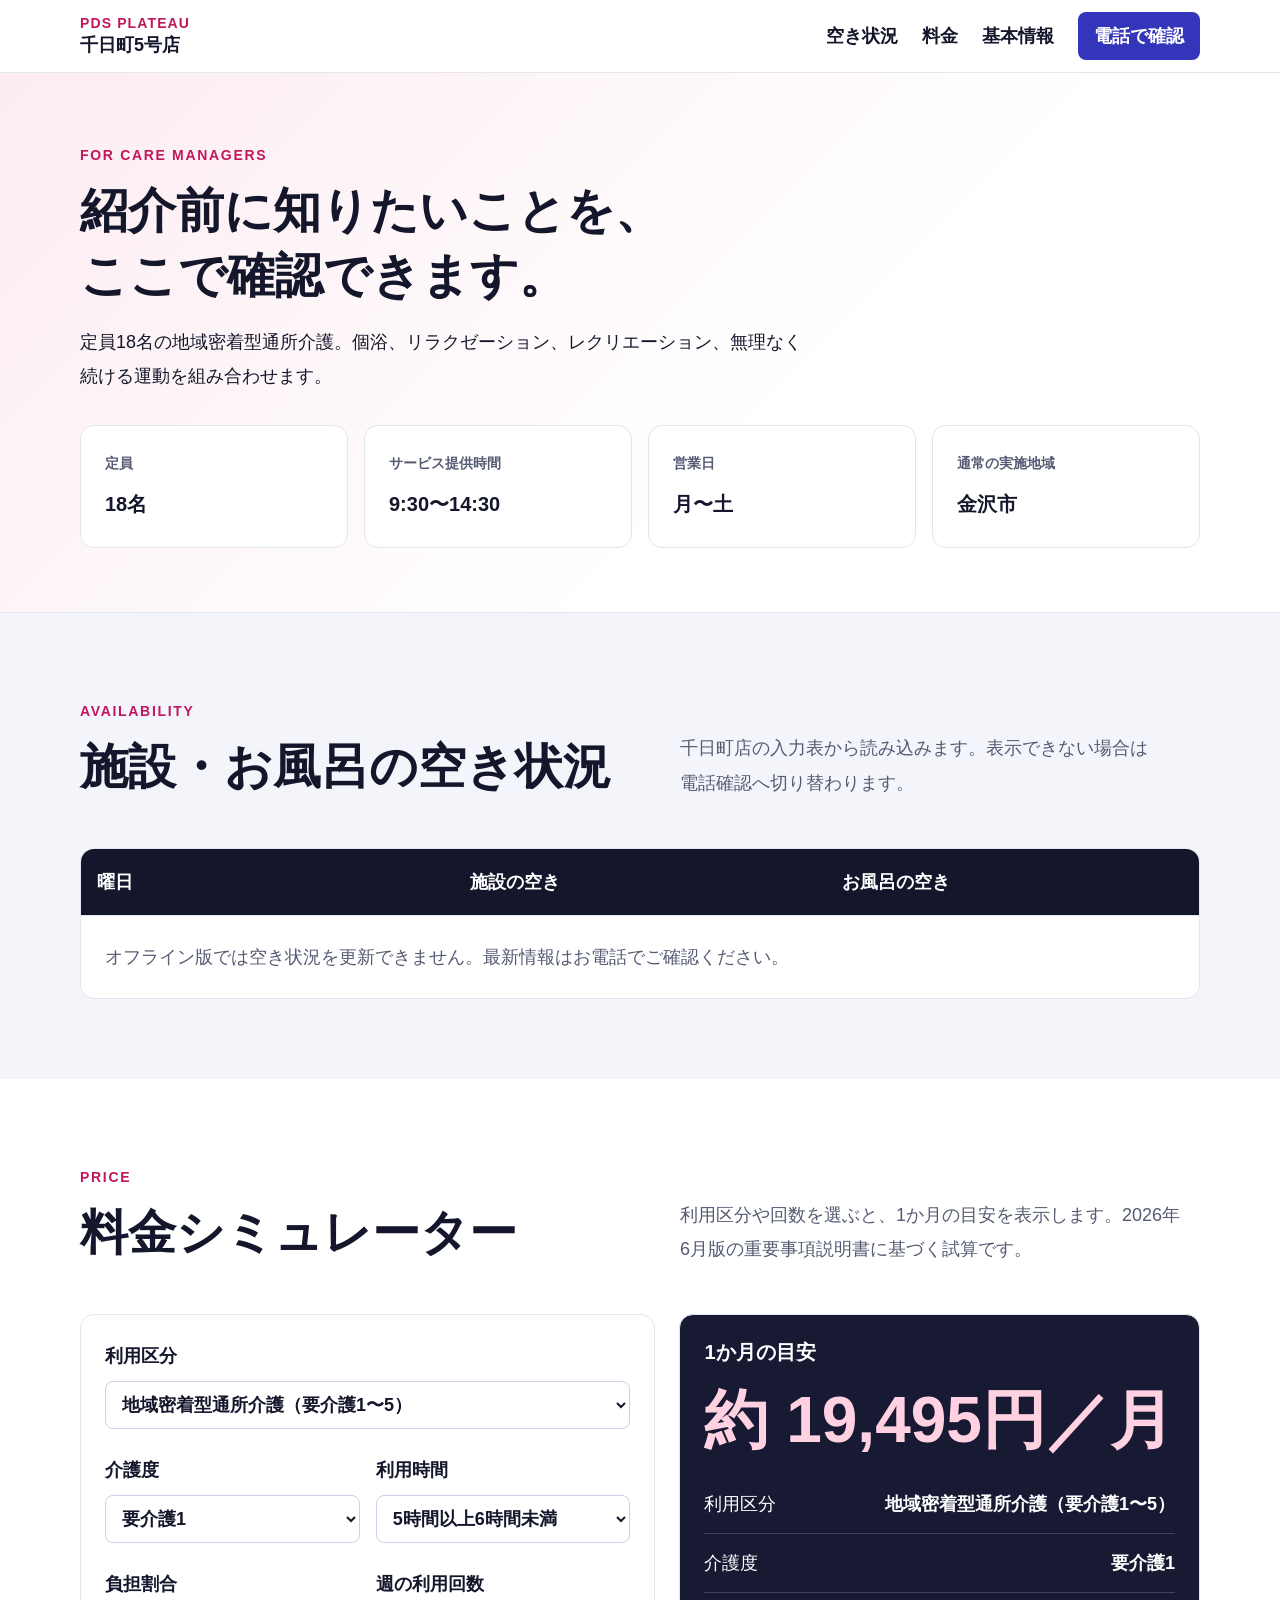
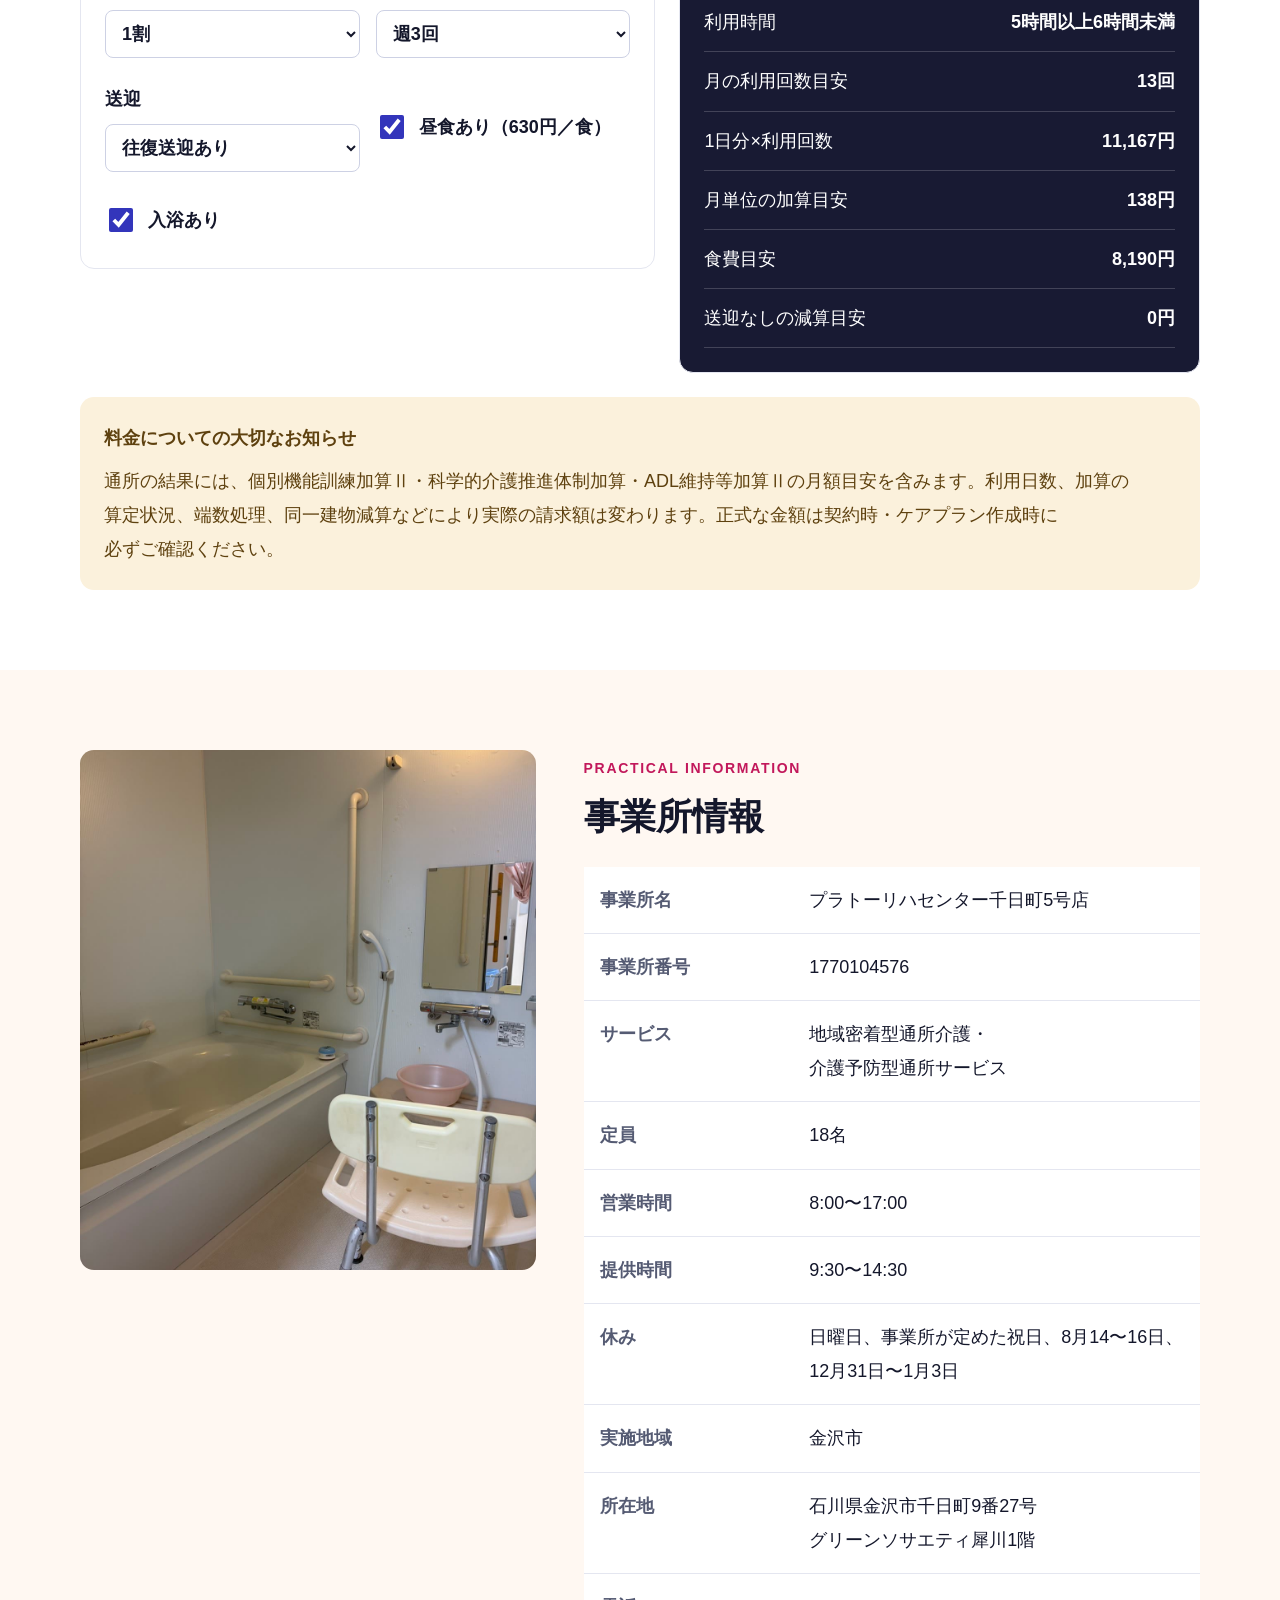
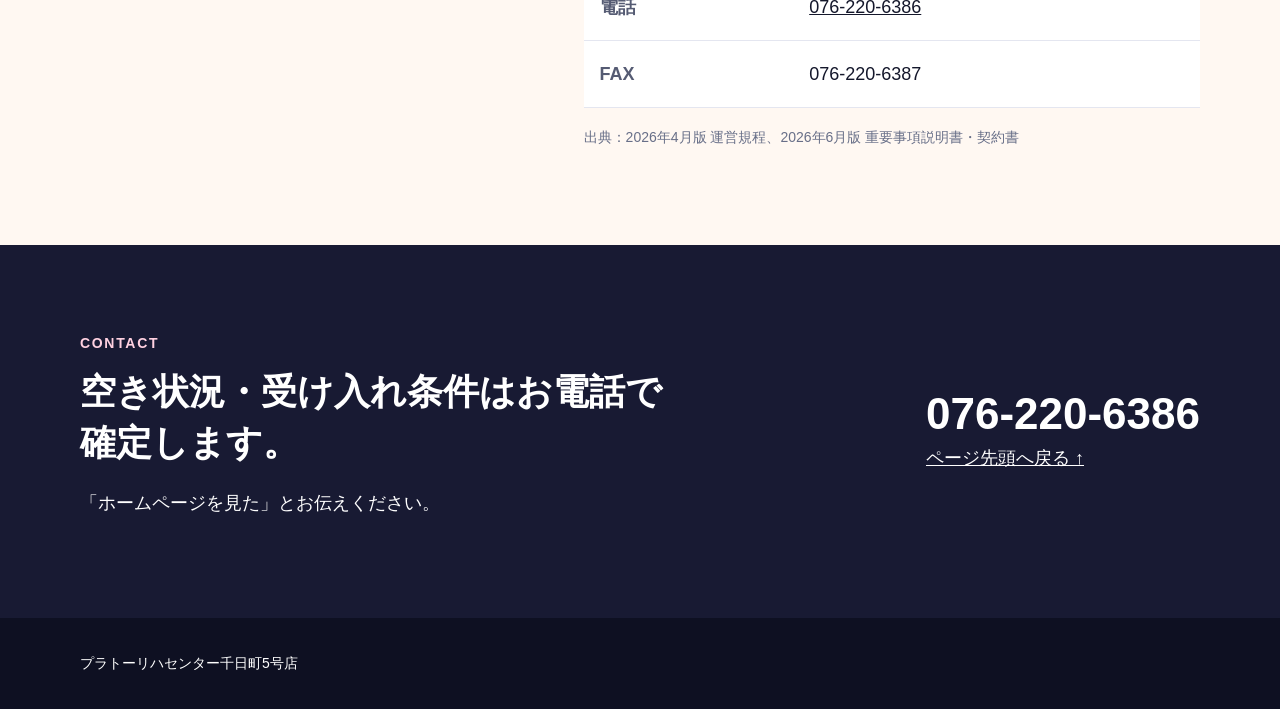
<file: 配布用/千日町5号店_ケアマネ説明用LP_オフライン版.html>
<!doctype html>
<html lang="ja">
<head>
  <meta charset="utf-8">
  <meta name="viewport" content="width=device-width,initial-scale=1">
  <meta name="robots" content="noindex,nofollow">
  <title>ケアマネジャーさま向け｜プラトーリハセンター千日町5号店</title>
  <style>/* =====================================================================
   PDS PLATEAU 介護ソフト 共通デザイントークン (tokens.css)
   そのまま読み込んで使用可。詳細ルールは design.md を参照。
   ===================================================================== */

:root{
  /* --- Brand --- */
  --pds-primary:        #3335BB;
  --pds-primary-dark:   #282A99;  /* hover / pressed / 見出し */
  --pds-tint:           #DDE1F7;  /* 選択背景 */
  --pds-tint-weak:      #EEF0FB;  /* ヘッダー帯 / 補助背景 */

  /* --- Neutral (白→黒) --- */
  --pds-white:          #FFFFFF;
  --pds-bg:             #F4F5FB;  /* 画面背景 */
  --pds-border:         #E4E6F0;  /* 枠線 */
  --pds-border-input:   #CDD1E4;  /* 入力欄の枠 */
  --pds-text-muted:       #686F88;  /* 補足文字（白/薄灰背景で4.5:1以上を確保） */
  --pds-text-placeholder: #6C7494;  /* プレースホルダ（4.5:1以上） */
  --pds-text-sub:       #555B73;  /* 副文字 */
  --pds-text:           #14172B;  /* 本文・濃 */

  /* --- 状態色（意味を固定） --- */
  --pds-success:        #1C7B51;  --pds-success-bg: #E6F4EC;  /* 文字を濃色化し背景上で4.5:1以上 */
  --pds-warning:        #956319;  --pds-warning-bg: #FBF1DC;  /* 同上 */
  --pds-danger:         #C0392B;  --pds-danger-bg:  #FBE9E7;
  --pds-info:           #3335BB;  --pds-info-bg:    #EEF0FB;

  /* --- スペーシング（8の倍数） --- */
  --pds-space-1: 4px;  --pds-space-2: 8px;  --pds-space-3: 12px;
  --pds-space-4: 16px; --pds-space-6: 24px; --pds-space-8: 32px;
  --pds-space-12: 48px;

  /* --- 角丸 --- */
  --pds-radius-control: 8px;
  --pds-radius-card:    14px;

  /* --- コントロール高さ --- */
  --pds-control-h:      44px;  /* 標準 */
  --pds-control-h-lg:   48px;  /* 現場（大きめ） */
  --pds-control-h-sm:   36px;  /* 小 */

  /* --- タイポ（本文最小18px） --- */
  --pds-font-ui:   "Noto Sans JP","BIZ UDPGothic","Hiragino Kaku Gothic ProN","Yu Gothic","Meiryo",sans-serif;
  --pds-font-body: "BIZ UDPGothic","Noto Sans JP","Hiragino Kaku Gothic ProN","Yu Gothic","Meiryo",sans-serif;
  --pds-fs-title:   36px;  /* 900 */
  --pds-fs-section: 26px;  /* 700 */
  --pds-fs-subhead: 20px;  /* 700 */
  --pds-fs-body:    18px;  /* 400 最小 */
  --pds-fs-note:    14px;  /* 500 */
}

/* 日本語字形を必ず使う（中国字形フォールバック防止）。
   HTMLには必ず <html lang="ja"> を付けること。 */
html{ font-family: var(--pds-font-ui); color: var(--pds-text); }
body{ margin:0; background: var(--pds-bg); }
*{ box-sizing: border-box; }


:root{
  --sennichi:#C2185B;
  --sennichi-dark:#7D123E;
  --sennichi-soft:#FCECF2;
  --warm:#FFF8F2;
  --ink:#14172B;
}

html{scroll-behavior:smooth;}
body{
  color:var(--ink);
  background:#fff;
  font-family:var(--pds-font-body);
  font-size:18px;
  line-height:1.9;
  word-break:auto-phrase;
}
img{display:block;width:100%;height:100%;object-fit:cover;}
a{color:inherit;}
button,select,input{font:inherit;}
.skip{position:absolute;left:-9999px;top:8px;z-index:100;background:#fff;padding:12px 16px;}
.skip:focus{left:8px;}
.draft-banner{background:var(--pds-warning-bg);color:#5E410F;padding:8px 16px;text-align:center;font-weight:700;font-size:14px;}
.inner{width:min(1120px,calc(100% - 48px));margin-inline:auto;}
.site-nav{position:sticky;top:0;z-index:30;background:rgba(255,255,255,.96);border-bottom:1px solid var(--pds-border);backdrop-filter:blur(12px);}
.nav-row{min-height:72px;display:flex;align-items:center;justify-content:space-between;gap:24px;}
.brand{text-decoration:none;font-family:var(--pds-font-ui);font-weight:900;line-height:1.4;}
.brand small{display:block;color:var(--sennichi);font-size:14px;letter-spacing:.08em;}
.nav-links{display:flex;align-items:center;gap:24px;font-weight:700;}
.nav-links a{text-decoration:none;}
.nav-links .nav-cta{min-height:48px;display:inline-flex;align-items:center;padding:0 16px;border-radius:8px;background:var(--pds-primary);color:#fff;}

.hero{position:relative;min-height:690px;display:grid;align-items:end;overflow:hidden;background:#29212A;}
.hero-media{position:absolute;inset:0;}
.hero-media::after{content:"";position:absolute;inset:0;background:linear-gradient(90deg,rgba(24,12,19,.88) 0%,rgba(24,12,19,.62) 48%,rgba(24,12,19,.12) 100%);}
.hero-media img{object-position:center 68%;}
.hero-copy{position:relative;color:#fff;padding-block:80px;max-width:720px;}
.eyebrow{display:inline-block;color:var(--sennichi);font-family:var(--pds-font-ui);font-weight:900;font-size:14px;letter-spacing:.12em;text-transform:uppercase;}
.hero .eyebrow{color:#FFD1E1;}
.hero h1{font:900 clamp(40px,6vw,68px)/1.25 var(--pds-font-ui);margin:12px 0 24px;letter-spacing:.01em;}
.hero p{font-size:20px;max-width:620px;margin:0 0 32px;}
.hero-actions{display:flex;flex-wrap:wrap;gap:12px;align-items:center;}
.btn{min-height:48px;min-width:88px;padding:0 16px;border-radius:8px;display:inline-flex;align-items:center;justify-content:center;text-decoration:none;font-weight:700;border:2px solid transparent;}
.btn-primary{background:var(--pds-primary);color:#fff;}
.btn-secondary{background:#fff;color:var(--pds-primary);border-color:var(--pds-primary);}
.hero .btn-secondary{background:rgba(255,255,255,.96);}
.photo-note{font-size:14px;color:var(--pds-text-muted);margin:8px 0 0;}
.hero .photo-note{color:#fff;opacity:.9;}

section{padding-block:80px;}
.section-head{display:grid;grid-template-columns:minmax(0,1fr) minmax(280px,520px);gap:48px;align-items:end;margin-bottom:48px;}
.section-head>*,.intro-grid>*,.bath-layout>*,.experience-grid>*,.facts-grid>*,.contact-row>*,.simulator>*{min-width:0;}
.section-head h2,.practical-hero h1{font:900 clamp(32px,4vw,48px)/1.35 var(--pds-font-ui);margin:8px 0 0;}
.section-head p{margin:0;color:var(--pds-text-sub);}
.soft{background:var(--pds-bg);}
.warm{background:var(--warm);}
.intro-grid{display:grid;grid-template-columns:1.05fr .95fr;gap:48px;align-items:center;}
.intro-image{border-radius:14px;overflow:hidden;min-height:520px;box-shadow:0 24px 60px rgba(58,33,45,.12);}
.number{font:900 clamp(64px,9vw,112px)/.9 var(--pds-font-ui);color:var(--sennichi-soft);margin-bottom:-24px;}
.intro-copy h2{font:900 36px/1.45 var(--pds-font-ui);margin:0 0 24px;color:var(--sennichi-dark);}
.check-list{list-style:none;padding:0;margin:24px 0 0;display:grid;gap:16px;}
.check-list li{position:relative;padding-left:40px;}
.check-list li::before{content:"";position:absolute;left:0;top:8px;width:24px;height:24px;border-radius:50%;background:var(--pds-success-bg);border:2px solid var(--pds-success);}
.check-list li::after{content:"✓";position:absolute;left:5px;top:1px;color:var(--pds-success);font-weight:900;}

.bath-layout{display:grid;grid-template-columns:1.2fr .8fr;gap:48px;align-items:center;}
.bath-image{min-height:640px;border-radius:14px;overflow:hidden;}
.quote-card{margin-left:-112px;background:#fff;border-left:8px solid var(--sennichi);border-radius:14px;padding:32px;box-shadow:0 24px 60px rgba(43,28,36,.16);}
.quote-card h2{font:900 36px/1.4 var(--pds-font-ui);margin:8px 0 16px;}

.experience-grid{display:grid;grid-template-columns:1.15fr .85fr;gap:24px;align-items:stretch;}
.experience-card{border:1px solid var(--pds-border);border-radius:14px;background:#fff;overflow:hidden;display:flex;flex-direction:column;}
.experience-card>img{flex:0 0 auto;min-height:0;}
.experience-card:first-child>img{height:390px;}
.experience-card:last-child>img{height:280px;}
.experience-copy{position:relative;z-index:1;padding:24px;background:#fff;}
.experience-copy h3{font:900 26px/1.45 var(--pds-font-ui);margin:0 0 12px;color:var(--sennichi-dark);}
.experience-copy p{margin:0;}
.image-label{font-size:14px;color:var(--pds-text-muted);margin-top:8px;}

.exercise-stage{position:relative;min-height:620px;border-radius:14px;overflow:hidden;display:flex;align-items:flex-end;}
.exercise-stage::after{content:"";position:absolute;inset:0;background:linear-gradient(0deg,rgba(15,20,30,.86),rgba(15,20,30,.04) 66%);}
.exercise-stage img{position:absolute;inset:0;}
.exercise-copy{position:relative;z-index:1;color:#fff;padding:48px;max-width:720px;min-width:0;width:100%;}
.exercise-copy h2{font:900 40px/1.4 var(--pds-font-ui);margin:8px 0 16px;}

.day-flow{display:grid;grid-template-columns:repeat(5,1fr);border-top:1px solid var(--pds-border);border-bottom:1px solid var(--pds-border);}
.day-step{padding:24px 16px;border-left:1px solid var(--pds-border);min-height:180px;}
.day-step:first-child{border-left:0;}
.day-step time{display:block;color:var(--sennichi);font-weight:900;font-variant-numeric:tabular-nums;}
.day-step strong{display:block;font-size:20px;margin:8px 0;}

.facts-grid{display:grid;grid-template-columns:.85fr 1.15fr;gap:48px;align-items:start;}
.facts-photo{height:520px;border-radius:14px;overflow:hidden;}
.fact-table,.availability-table{width:100%;border-collapse:collapse;background:#fff;table-layout:fixed;}
.fact-table th,.fact-table td,.availability-table th,.availability-table td{padding:16px;border-bottom:1px solid var(--pds-border);text-align:left;vertical-align:top;}
.fact-table td{overflow-wrap:anywhere;}
.fact-table th{width:34%;color:var(--pds-text-sub);}
.contact-band{background:#181A33;color:#fff;}
.contact-row{display:grid;grid-template-columns:1fr auto;gap:48px;align-items:center;}
.contact-row h2{font:900 36px/1.4 var(--pds-font-ui);margin:8px 0;}
.phone{font:900 clamp(28px,4vw,44px)/1.2 var(--pds-font-ui);text-decoration:none;font-variant-numeric:tabular-nums;}

/* ケアマネジャー向け */
.practical-hero{padding-block:64px;background:linear-gradient(135deg,var(--sennichi-soft),#fff 62%);border-bottom:1px solid var(--pds-border);}
.practical-hero p{max-width:760px;margin:16px 0 0;}
.quick-facts{display:grid;grid-template-columns:repeat(4,1fr);gap:16px;margin-top:32px;}
.quick-fact{background:#fff;border:1px solid var(--pds-border);border-radius:14px;padding:24px;}
.quick-fact span{display:block;color:var(--pds-text-sub);font-size:14px;font-weight:700;}
.quick-fact strong{display:block;margin-top:8px;font-size:20px;}
.availability-wrap{overflow-x:auto;border:1px solid var(--pds-border);border-radius:14px;background:#fff;}
.availability-table{min-width:600px;}
.availability-table thead th{background:#14172B;color:#fff;}
.availability-table td{height:64px;}
.status{display:inline-flex;align-items:center;min-height:36px;padding:4px 12px;border-radius:999px;font-weight:700;}
.status-many{color:var(--pds-success);background:var(--pds-success-bg);}
.status-few{color:var(--pds-warning);background:var(--pds-warning-bg);}
.status-none{color:var(--pds-danger);background:var(--pds-danger-bg);}
.status-info{color:var(--pds-info);background:var(--pds-info-bg);}
.availability-message{padding:24px;margin:0;color:var(--pds-text-sub);}

.simulator{display:grid;grid-template-columns:1.05fr .95fr;gap:24px;align-items:start;}
.sim-panel,.result-panel{border:1px solid var(--pds-border);border-radius:14px;padding:24px;background:#fff;}
.form-grid{display:grid;grid-template-columns:1fr 1fr;gap:24px 16px;}
.field{display:grid;gap:8px;font-weight:700;}
.field select{width:100%;min-height:48px;border:1px solid var(--pds-border-input);border-radius:8px;padding:0 12px;background:#fff;color:var(--ink);}
.field-wide{grid-column:1/-1;}
.check-field{display:flex;align-items:center;gap:12px;min-height:48px;font-weight:700;}
.check-field input{width:24px;height:24px;accent-color:var(--pds-primary);}
.hidden{display:none!important;}
.result-panel{position:sticky;top:96px;background:#181A33;color:#fff;}
.result-panel h3{margin:0;font:700 20px var(--pds-font-ui);}
.total{font:900 clamp(40px,6vw,64px)/1.2 var(--pds-font-ui);margin:16px 0;font-variant-numeric:tabular-nums;color:#FFD1E1;}
.breakdown{list-style:none;padding:0;margin:0;}
.breakdown li{display:flex;justify-content:space-between;gap:24px;padding:12px 0;border-bottom:1px solid rgba(255,255,255,.18);}
.breakdown b{text-align:right;font-variant-numeric:tabular-nums;}
.notice{background:var(--pds-warning-bg);color:#5E410F;border-radius:14px;padding:24px;margin-top:24px;}
.notice strong{display:block;margin-bottom:8px;}
.source-note{font-size:14px;color:var(--pds-text-muted);margin-top:16px;}
footer{background:#0E1022;color:#fff;padding:32px 0;font-size:14px;}

@media(max-width:900px){
  .nav-links a:not(.nav-cta){display:none;}
  .section-head,.intro-grid,.bath-layout,.facts-grid,.contact-row,.simulator{grid-template-columns:1fr;}
  .bath-image{min-height:520px;}
  .quote-card{margin:-96px 24px 0;position:relative;}
  .experience-grid{grid-template-columns:1fr;}
  .day-flow{grid-template-columns:1fr 1fr;}
  .day-step{border-bottom:1px solid var(--pds-border);}
  .quick-facts{grid-template-columns:1fr 1fr;}
  .result-panel{position:static;}
}

@media(max-width:620px){
  .inner{width:min(100% - 32px,1120px);}
  .hero{min-height:620px;}
  .hero-media::after{background:linear-gradient(0deg,rgba(24,12,19,.93) 0%,rgba(24,12,19,.48) 78%,rgba(24,12,19,.2));}
  .hero-copy{padding-block:48px;}
  section{padding-block:64px;}
  .section-head{gap:16px;margin-bottom:32px;}
  .intro-image,.bath-image,.facts-photo{min-height:360px;height:420px;}
  .quote-card{margin:-64px 16px 0;padding:24px;}
  .experience-card:first-child>img,.experience-card:last-child>img{height:260px;}
  .exercise-stage{min-height:560px;}
  .exercise-copy{padding:24px;}
  .day-flow,.quick-facts,.form-grid{grid-template-columns:1fr;}
  .day-step{border-left:0;min-height:auto;}
  .contact-row{gap:24px;}
  .breakdown li{display:grid;gap:4px;}
  .breakdown b{text-align:left;}
}

@media(prefers-reduced-motion:reduce){html{scroll-behavior:auto;}}
</style>
</head>
<body data-offline="true">
  <a class="skip" href="#main">本文へ移動</a>
  <nav class="site-nav" aria-label="ページ内ナビゲーション">
    <div class="inner nav-row">
      <a class="brand" href="#main"><small>PDS PLATEAU</small>千日町5号店</a>
      <div class="nav-links"><a href="#availability">空き状況</a><a href="#price">料金</a><a href="#facts">基本情報</a><a class="nav-cta" href="tel:0762206386">電話で確認</a></div>
    </div>
  </nav>

  <main id="main">
    <header class="practical-hero">
      <div class="inner">
        <span class="eyebrow">FOR CARE MANAGERS</span>
        <h1>紹介前に知りたいことを、<br>ここで確認できます。</h1>
        <p>定員18名の地域密着型通所介護。個浴、リラクゼーション、レクリエーション、無理なく続ける運動を組み合わせます。</p>
        <div class="quick-facts">
          <div class="quick-fact"><span>定員</span><strong>18名</strong></div>
          <div class="quick-fact"><span>サービス提供時間</span><strong>9:30〜14:30</strong></div>
          <div class="quick-fact"><span>営業日</span><strong>月〜土</strong></div>
          <div class="quick-fact"><span>通常の実施地域</span><strong>金沢市</strong></div>
        </div>
      </div>
    </header>

    <section id="availability" class="soft">
      <div class="inner">
        <div class="section-head"><div><span class="eyebrow">AVAILABILITY</span><h2>施設・お風呂の空き状況</h2></div><p>千日町店の入力表から読み込みます。表示できない場合は電話確認へ切り替わります。</p></div>
        <div class="availability-wrap">
          <table class="availability-table">
            <thead><tr><th>曜日</th><th>施設の空き</th><th>お風呂の空き</th></tr></thead>
            <tbody id="availabilityBody"></tbody>
          </table>
          <p id="availabilityMessage" class="availability-message">最新情報を読み込んでいます。</p>
        </div>
      </div>
    </section>

    <section id="price">
      <div class="inner">
        <div class="section-head"><div><span class="eyebrow">PRICE</span><h2>料金シミュレーター</h2></div><p>利用区分や回数を選ぶと、1か月の目安を表示します。2026年6月版の重要事項説明書に基づく試算です。</p></div>
        <div class="simulator">
          <div class="sim-panel">
            <div class="form-grid">
              <label class="field field-wide">利用区分
                <select id="serviceType"><option value="daycare">地域密着型通所介護（要介護1〜5）</option><option value="preventive1">介護予防型（要支援1・事業対象者／週1回）</option><option value="preventive2">介護予防型（要支援2・事業対象者／週2回）</option></select>
              </label>
              <label class="field" id="careLevelField">介護度
                <select id="careLevel"><option value="0">要介護1</option><option value="1">要介護2</option><option value="2">要介護3</option><option value="3">要介護4</option><option value="4">要介護5</option></select>
              </label>
              <label class="field" id="timeSlotField">利用時間
                <select id="timeSlot"><option value="short">3時間以上4時間未満</option><option value="middle">4時間以上5時間未満</option><option value="standard" selected>5時間以上6時間未満</option></select>
              </label>
              <label class="field">負担割合
                <select id="burden"><option value="1">1割</option><option value="2">2割</option><option value="3">3割</option></select>
              </label>
              <label class="field" id="weeklyField">週の利用回数
                <select id="weekly"><option value="1">週1回</option><option value="2">週2回</option><option value="3" selected>週3回</option><option value="4">週4回</option><option value="5">週5回</option><option value="6">週6回</option></select>
              </label>
              <label class="field">送迎
                <select id="transport"><option value="0">往復送迎あり</option><option value="1">片道送迎なし</option><option value="2">往復送迎なし</option></select>
              </label>
              <label class="check-field"><input id="lunch" type="checkbox" checked> 昼食あり（630円／食）</label>
              <label class="check-field" id="bathField"><input id="bath" type="checkbox" checked> 入浴あり</label>
            </div>
          </div>
          <aside class="result-panel" aria-live="polite">
            <h3>1か月の目安</h3>
            <div class="total" id="totalPrice">—</div>
            <ul class="breakdown" id="breakdown"></ul>
          </aside>
        </div>
        <div class="notice"><strong>料金についての大切なお知らせ</strong>通所の結果には、個別機能訓練加算Ⅱ・科学的介護推進体制加算・ADL維持等加算Ⅱの月額目安を含みます。利用日数、加算の算定状況、端数処理、同一建物減算などにより実際の請求額は変わります。正式な金額は契約時・ケアプラン作成時に必ずご確認ください。</div>
      </div>
    </section>

    <section id="facts" class="warm">
      <div class="inner facts-grid">
        <div><img style="height:520px;border-radius:14px" src="[data-uri]" alt="千日町5号店の個浴設備"></div>
        <div>
          <span class="eyebrow">PRACTICAL INFORMATION</span>
          <h2 style="font:900 36px/1.4 var(--pds-font-ui);margin:8px 0 24px">事業所情報</h2>
          <table class="fact-table"><tbody>
            <tr><th>事業所名</th><td>プラトーリハセンター千日町5号店</td></tr>
            <tr><th>事業所番号</th><td>1770104576</td></tr>
            <tr><th>サービス</th><td>地域密着型通所介護・介護予防型通所サービス</td></tr>
            <tr><th>定員</th><td>18名</td></tr>
            <tr><th>営業時間</th><td>8:00〜17:00</td></tr>
            <tr><th>提供時間</th><td>9:30〜14:30</td></tr>
            <tr><th>休み</th><td>日曜日、事業所が定めた祝日、8月14〜16日、12月31日〜1月3日</td></tr>
            <tr><th>実施地域</th><td>金沢市</td></tr>
            <tr><th>所在地</th><td>石川県金沢市千日町9番27号 グリーンソサエティ犀川1階</td></tr>
            <tr><th>電話</th><td><a href="tel:0762206386">076-220-6386</a></td></tr>
            <tr><th>FAX</th><td>076-220-6387</td></tr>
          </tbody></table>
          <p class="source-note">出典：2026年4月版 運営規程、2026年6月版 重要事項説明書・契約書</p>
        </div>
      </div>
    </section>

    <section class="contact-band">
      <div class="inner contact-row"><div><span class="eyebrow" style="color:#FFD1E1">CONTACT</span><h2>空き状況・受け入れ条件はお電話で確定します。</h2><p>「ホームページを見た」とお伝えください。</p></div><div><a class="phone" href="tel:0762206386">076-220-6386</a><br><a href="#main">ページ先頭へ戻る ↑</a></div></div>
    </section>
  </main>
  <footer><div class="inner">プラトーリハセンター千日町5号店</div></footer>

  <script>(function(){
  "use strict";

  const esc=value=>String(value??"").replace(/[&<>"']/g,char=>({"&":"&amp;","<":"&lt;",">":"&gt;",'"':"&quot;","'":"&#39;"}[char]));
  const yen=value=>Math.round(value).toLocaleString("ja-JP")+"円";

  function statusClass(value){
    if(/多数/.test(value)) return "status-many";
    if(/[123１２３]名/.test(value)) return "status-few";
    if(/空き無し|なし|無し/.test(value)) return "status-none";
    return "status-info";
  }

  function initAvailability(config){
    const body=document.getElementById("availabilityBody");
    const message=document.getElementById("availabilityMessage");
    if(!body||!message) return;
    if(document.body.dataset.offline==="true"){message.textContent="オフライン版では空き状況を更新できません。最新情報はお電話でご確認ください。";message.className="availability-message";body.innerHTML="";return;}
    let settled=false;
    const fail=()=>{
      if(settled) return;
      message.textContent="最新の空き状況を読み込めませんでした。お電話でご確認ください。";
      message.className="availability-message";
      body.innerHTML="";
    };
    window.__pdsAvailabilityCallback=response=>{
      try{
        const rows=(response.table?.rows||[]).map(row=>({
          day:row.c?.[0]?.v||"",
          facility:row.c?.[1]?.v||"",
          bath:row.c?.[2]?.v||""
        })).filter(row=>row.day&&row.day!=="曜日");
        if(!rows.length) return fail();
        body.innerHTML=rows.map(row=>`<tr><th>${esc(row.day)}</th><td><span class="status ${statusClass(String(row.facility))}">${esc(row.facility||"要確認")}</span></td><td><span class="status ${statusClass(String(row.bath))}">${esc(row.bath||"要確認")}</span></td></tr>`).join("");
        settled=true;
        message.textContent="店舗の入力表から最新情報を表示しています。見学・利用開始時はお電話でもご確認ください。";
        message.className="availability-message";
      }catch(error){fail();}
    };
    const script=document.createElement("script");
    script.src=`https://docs.google.com/spreadsheets/d/${encodeURIComponent(config.sheetId)}/gviz/tq?gid=${Number(config.gid||0)}&tqx=out:json;responseHandler:__pdsAvailabilityCallback`;
    script.onerror=fail;
    document.body.appendChild(script);
    window.setTimeout(fail,5000);
  }

  function initPrice(config){
    const $=id=>document.getElementById(id);
    const service=$("serviceType");
    if(!service) return;
    const care=$("careLevel"),time=$("timeSlot"),burden=$("burden"),weekly=$("weekly"),transport=$("transport"),lunch=$("lunch"),bath=$("bath");
    const careField=$("careLevelField"),timeField=$("timeSlotField"),weeklyField=$("weeklyField"),bathField=$("bathField");
    const total=$("totalPrice"),breakdown=$("breakdown");

    function calc(){
      const isDaycare=service.value==="daycare";
      [careField,timeField,weeklyField,bathField].forEach(field=>field?.classList.toggle("hidden",!isDaycare));
      const rate=Number(burden.value);
      const visits=isDaycare?Math.round(Number(weekly.value)*4.3):(service.value==="preventive1"?4:8);
      let insurance=0;
      let bathAdjustment=0;
      let monthlyAddOns=0;
      if(isDaycare){
        const slot=config.daycare[time.value];
        insurance=slot.fees[rate][Number(care.value)]*visits;
        if(bath.checked&&!slot.bathIncluded) bathAdjustment=config.bathFee*rate*visits;
        if(!bath.checked&&slot.bathIncluded) bathAdjustment=-config.bathFee*rate*visits;
        insurance+=bathAdjustment;
        monthlyAddOns=Number(config.monthlyAddOns||0)*rate;
        insurance+=monthlyAddOns;
      }else{
        insurance=config.preventive[service.value][rate];
      }
      const lunchFee=lunch.checked?config.lunchFee*visits:0;
      const transportDeduction=Number(transport.value)*config.transportDeduction*rate*visits;
      const sum=Math.max(0,insurance+lunchFee-transportDeduction);
      total.textContent="約 "+yen(sum)+"／月";
      const rows=[
        ["利用区分",service.options[service.selectedIndex].text],
        ...(isDaycare?[["介護度",care.options[care.selectedIndex].text],["利用時間",time.options[time.selectedIndex].text]]:[]),
        ["月の利用回数目安",visits+"回"],
        [isDaycare?"1日分×利用回数":"介護保険分（月額）",yen(insurance-monthlyAddOns)],
        ...(isDaycare?[["月単位の加算目安",yen(monthlyAddOns)]]:[]),
        ["食費目安",yen(lunchFee)],
        ["送迎なしの減算目安",transportDeduction?"−"+yen(transportDeduction):yen(0)]
      ];
      breakdown.innerHTML=rows.map(([key,value])=>`<li><span>${esc(key)}</span><b>${esc(value)}</b></li>`).join("");
    }
    [service,care,time,burden,weekly,transport,lunch,bath].forEach(element=>element?.addEventListener("change",calc));
    calc();
  }

  window.PDSFacilityTools={init(config){initAvailability(config.availability);initPrice(config.pricing);}};
})();
</script>
  <script>(function(){
  "use strict";

  window.PDSSennichiConfig={
    availability:{sheetId:"19-iJQ0Px7GjA6tRielNIeCebF6NoHJtIXy5NCnuZdJs",gid:0},
    pricing:{
      lunchFee:630,
      bathFee:46,
      transportDeduction:54,
      monthlyAddOns:138,
      daycare:{
        short:{bathIncluded:false,fees:{1:[539,610,681,749,821],2:[1077,1219,1361,1497,1641],3:[1616,1829,2041,2245,2461]}},
        middle:{bathIncluded:false,fees:{1:[562,636,710,782,857],2:[1124,1272,1420,1564,1714],3:[1686,1908,2130,2346,2571]}},
        standard:{bathIncluded:true,fees:{1:[859,995,1132,1266,1404],2:[1718,1990,2264,2531,2807],3:[2577,2985,3395,3797,4210]}}
      },
      preventive:{preventive1:{1:2097,2:4194,3:6291},preventive2:{1:4177,2:8354,3:12530}}
    }
  };
})();
</script>
  <script>PDSFacilityTools.init(PDSSennichiConfig);</script>
</body>
</html>
</file>
<file: assets/sennichi.css>
@import url("tokens.css");

:root{
  --sennichi:#C2185B;
  --sennichi-dark:#7D123E;
  --sennichi-soft:#FCECF2;
  --warm:#FFF8F2;
  --ink:#14172B;
}

html{scroll-behavior:smooth;}
body{
  color:var(--ink);
  background:#fff;
  font-family:var(--pds-font-body);
  font-size:18px;
  line-height:1.9;
  word-break:auto-phrase;
}
img{display:block;width:100%;height:100%;object-fit:cover;}
a{color:inherit;}
button,select,input{font:inherit;}
.skip{position:absolute;left:-9999px;top:8px;z-index:100;background:#fff;padding:12px 16px;}
.skip:focus{left:8px;}
.draft-banner{background:var(--pds-warning-bg);color:#5E410F;padding:8px 16px;text-align:center;font-weight:700;font-size:14px;}
.inner{width:min(1120px,calc(100% - 48px));margin-inline:auto;}
.site-nav{position:sticky;top:0;z-index:30;background:rgba(255,255,255,.96);border-bottom:1px solid var(--pds-border);backdrop-filter:blur(12px);}
.nav-row{min-height:72px;display:flex;align-items:center;justify-content:space-between;gap:24px;}
.brand{text-decoration:none;font-family:var(--pds-font-ui);font-weight:900;line-height:1.4;}
.brand small{display:block;color:var(--sennichi);font-size:14px;letter-spacing:.08em;}
.nav-links{display:flex;align-items:center;gap:24px;font-weight:700;}
.nav-links a{text-decoration:none;}
.nav-links .nav-cta{min-height:48px;display:inline-flex;align-items:center;padding:0 16px;border-radius:8px;background:var(--pds-primary);color:#fff;}

.hero{position:relative;min-height:690px;display:grid;align-items:end;overflow:hidden;background:#29212A;}
.hero-media{position:absolute;inset:0;}
.hero-media::after{content:"";position:absolute;inset:0;background:linear-gradient(90deg,rgba(24,12,19,.88) 0%,rgba(24,12,19,.62) 48%,rgba(24,12,19,.12) 100%);}
.hero-media img{object-position:center 68%;}
.hero-copy{position:relative;color:#fff;padding-block:80px;max-width:720px;}
.eyebrow{display:inline-block;color:var(--sennichi);font-family:var(--pds-font-ui);font-weight:900;font-size:14px;letter-spacing:.12em;text-transform:uppercase;}
.hero .eyebrow{color:#FFD1E1;}
.hero h1{font:900 clamp(40px,6vw,68px)/1.25 var(--pds-font-ui);margin:12px 0 24px;letter-spacing:.01em;}
.hero p{font-size:20px;max-width:620px;margin:0 0 32px;}
.hero-actions{display:flex;flex-wrap:wrap;gap:12px;align-items:center;}
.btn{min-height:48px;min-width:88px;padding:0 16px;border-radius:8px;display:inline-flex;align-items:center;justify-content:center;text-decoration:none;font-weight:700;border:2px solid transparent;}
.btn-primary{background:var(--pds-primary);color:#fff;}
.btn-secondary{background:#fff;color:var(--pds-primary);border-color:var(--pds-primary);}
.hero .btn-secondary{background:rgba(255,255,255,.96);}
.photo-note{font-size:14px;color:var(--pds-text-muted);margin:8px 0 0;}
.hero .photo-note{color:#fff;opacity:.9;}

section{padding-block:80px;}
.section-head{display:grid;grid-template-columns:minmax(0,1fr) minmax(280px,520px);gap:48px;align-items:end;margin-bottom:48px;}
.section-head>*,.intro-grid>*,.bath-layout>*,.experience-grid>*,.facts-grid>*,.contact-row>*,.simulator>*{min-width:0;}
.section-head h2,.practical-hero h1{font:900 clamp(32px,4vw,48px)/1.35 var(--pds-font-ui);margin:8px 0 0;}
.section-head p{margin:0;color:var(--pds-text-sub);}
.soft{background:var(--pds-bg);}
.warm{background:var(--warm);}
.intro-grid{display:grid;grid-template-columns:1.05fr .95fr;gap:48px;align-items:center;}
.intro-image{border-radius:14px;overflow:hidden;min-height:520px;box-shadow:0 24px 60px rgba(58,33,45,.12);}
.number{font:900 clamp(64px,9vw,112px)/.9 var(--pds-font-ui);color:var(--sennichi-soft);margin-bottom:-24px;}
.intro-copy h2{font:900 36px/1.45 var(--pds-font-ui);margin:0 0 24px;color:var(--sennichi-dark);}
.check-list{list-style:none;padding:0;margin:24px 0 0;display:grid;gap:16px;}
.check-list li{position:relative;padding-left:40px;}
.check-list li::before{content:"";position:absolute;left:0;top:8px;width:24px;height:24px;border-radius:50%;background:var(--pds-success-bg);border:2px solid var(--pds-success);}
.check-list li::after{content:"✓";position:absolute;left:5px;top:1px;color:var(--pds-success);font-weight:900;}

.bath-layout{display:grid;grid-template-columns:1.2fr .8fr;gap:48px;align-items:center;}
.bath-image{min-height:640px;border-radius:14px;overflow:hidden;}
.quote-card{margin-left:-112px;background:#fff;border-left:8px solid var(--sennichi);border-radius:14px;padding:32px;box-shadow:0 24px 60px rgba(43,28,36,.16);}
.quote-card h2{font:900 36px/1.4 var(--pds-font-ui);margin:8px 0 16px;}

.experience-grid{display:grid;grid-template-columns:1.15fr .85fr;gap:24px;align-items:stretch;}
.experience-card{border:1px solid var(--pds-border);border-radius:14px;background:#fff;overflow:hidden;display:flex;flex-direction:column;}
.experience-card>img{flex:0 0 auto;min-height:0;}
.experience-card:first-child>img{height:390px;}
.experience-card:last-child>img{height:280px;}
.experience-copy{position:relative;z-index:1;padding:24px;background:#fff;}
.experience-copy h3{font:900 26px/1.45 var(--pds-font-ui);margin:0 0 12px;color:var(--sennichi-dark);}
.experience-copy p{margin:0;}
.image-label{font-size:14px;color:var(--pds-text-muted);margin-top:8px;}

.exercise-stage{position:relative;min-height:620px;border-radius:14px;overflow:hidden;display:flex;align-items:flex-end;}
.exercise-stage::after{content:"";position:absolute;inset:0;background:linear-gradient(0deg,rgba(15,20,30,.86),rgba(15,20,30,.04) 66%);}
.exercise-stage img{position:absolute;inset:0;}
.exercise-copy{position:relative;z-index:1;color:#fff;padding:48px;max-width:720px;min-width:0;width:100%;}
.exercise-copy h2{font:900 40px/1.4 var(--pds-font-ui);margin:8px 0 16px;}

.day-flow{display:grid;grid-template-columns:repeat(5,1fr);border-top:1px solid var(--pds-border);border-bottom:1px solid var(--pds-border);}
.day-step{padding:24px 16px;border-left:1px solid var(--pds-border);min-height:180px;}
.day-step:first-child{border-left:0;}
.day-step time{display:block;color:var(--sennichi);font-weight:900;font-variant-numeric:tabular-nums;}
.day-step strong{display:block;font-size:20px;margin:8px 0;}

.facts-grid{display:grid;grid-template-columns:.85fr 1.15fr;gap:48px;align-items:start;}
.facts-photo{height:520px;border-radius:14px;overflow:hidden;}
.fact-table,.availability-table{width:100%;border-collapse:collapse;background:#fff;table-layout:fixed;}
.fact-table th,.fact-table td,.availability-table th,.availability-table td{padding:16px;border-bottom:1px solid var(--pds-border);text-align:left;vertical-align:top;}
.fact-table td{overflow-wrap:anywhere;}
.fact-table th{width:34%;color:var(--pds-text-sub);}
.contact-band{background:#181A33;color:#fff;}
.contact-row{display:grid;grid-template-columns:1fr auto;gap:48px;align-items:center;}
.contact-row h2{font:900 36px/1.4 var(--pds-font-ui);margin:8px 0;}
.phone{font:900 clamp(28px,4vw,44px)/1.2 var(--pds-font-ui);text-decoration:none;font-variant-numeric:tabular-nums;}

/* ケアマネジャー向け */
.practical-hero{padding-block:64px;background:linear-gradient(135deg,var(--sennichi-soft),#fff 62%);border-bottom:1px solid var(--pds-border);}
.practical-hero p{max-width:760px;margin:16px 0 0;}
.quick-facts{display:grid;grid-template-columns:repeat(4,1fr);gap:16px;margin-top:32px;}
.quick-fact{background:#fff;border:1px solid var(--pds-border);border-radius:14px;padding:24px;}
.quick-fact span{display:block;color:var(--pds-text-sub);font-size:14px;font-weight:700;}
.quick-fact strong{display:block;margin-top:8px;font-size:20px;}
.availability-wrap{overflow-x:auto;border:1px solid var(--pds-border);border-radius:14px;background:#fff;}
.availability-table{min-width:600px;}
.availability-table thead th{background:#14172B;color:#fff;}
.availability-table td{height:64px;}
.status{display:inline-flex;align-items:center;min-height:36px;padding:4px 12px;border-radius:999px;font-weight:700;}
.status-many{color:var(--pds-success);background:var(--pds-success-bg);}
.status-few{color:var(--pds-warning);background:var(--pds-warning-bg);}
.status-none{color:var(--pds-danger);background:var(--pds-danger-bg);}
.status-info{color:var(--pds-info);background:var(--pds-info-bg);}
.availability-message{padding:24px;margin:0;color:var(--pds-text-sub);}

.simulator{display:grid;grid-template-columns:1.05fr .95fr;gap:24px;align-items:start;}
.sim-panel,.result-panel{border:1px solid var(--pds-border);border-radius:14px;padding:24px;background:#fff;}
.form-grid{display:grid;grid-template-columns:1fr 1fr;gap:24px 16px;}
.field{display:grid;gap:8px;font-weight:700;}
.field select{width:100%;min-height:48px;border:1px solid var(--pds-border-input);border-radius:8px;padding:0 12px;background:#fff;color:var(--ink);}
.field-wide{grid-column:1/-1;}
.check-field{display:flex;align-items:center;gap:12px;min-height:48px;font-weight:700;}
.check-field input{width:24px;height:24px;accent-color:var(--pds-primary);}
.hidden{display:none!important;}
.result-panel{position:sticky;top:96px;background:#181A33;color:#fff;}
.result-panel h3{margin:0;font:700 20px var(--pds-font-ui);}
.total{font:900 clamp(40px,6vw,64px)/1.2 var(--pds-font-ui);margin:16px 0;font-variant-numeric:tabular-nums;color:#FFD1E1;}
.breakdown{list-style:none;padding:0;margin:0;}
.breakdown li{display:flex;justify-content:space-between;gap:24px;padding:12px 0;border-bottom:1px solid rgba(255,255,255,.18);}
.breakdown b{text-align:right;font-variant-numeric:tabular-nums;}
.notice{background:var(--pds-warning-bg);color:#5E410F;border-radius:14px;padding:24px;margin-top:24px;}
.notice strong{display:block;margin-bottom:8px;}
.source-note{font-size:14px;color:var(--pds-text-muted);margin-top:16px;}
footer{background:#0E1022;color:#fff;padding:32px 0;font-size:14px;}

@media(max-width:900px){
  .nav-links a:not(.nav-cta){display:none;}
  .section-head,.intro-grid,.bath-layout,.facts-grid,.contact-row,.simulator{grid-template-columns:1fr;}
  .bath-image{min-height:520px;}
  .quote-card{margin:-96px 24px 0;position:relative;}
  .experience-grid{grid-template-columns:1fr;}
  .day-flow{grid-template-columns:1fr 1fr;}
  .day-step{border-bottom:1px solid var(--pds-border);}
  .quick-facts{grid-template-columns:1fr 1fr;}
  .result-panel{position:static;}
}

@media(max-width:620px){
  body{overflow-wrap:anywhere;}
  h1,h2,h3{word-break:auto-phrase;overflow-wrap:anywhere;text-wrap:balance;}
  .inner{width:min(100% - 32px,1120px);}
  .hero{min-height:620px;}
  .hero-media::after{background:linear-gradient(0deg,rgba(24,12,19,.93) 0%,rgba(24,12,19,.48) 78%,rgba(24,12,19,.2));}
  .hero-copy{padding-block:48px;}
  section{padding-block:64px;}
  .section-head{gap:16px;margin-bottom:32px;}
  .intro-image,.bath-image,.facts-photo{min-height:360px;height:420px;}
  .quote-card{margin:-64px 16px 0;padding:24px;}
  .experience-card:first-child>img,.experience-card:last-child>img{height:260px;}
  .exercise-stage{min-height:560px;}
  .exercise-copy{padding:24px;}
  .day-flow,.quick-facts,.form-grid{grid-template-columns:1fr;}
  .day-step{border-left:0;min-width:0;min-height:auto;}
  .contact-row{gap:24px;}
  .breakdown li{display:grid;gap:4px;}
  .breakdown b{text-align:left;}
	#codes{scroll-margin-top:80px;}
	#codes .availability-wrap{overflow:visible;}
	#codes .fact-table,#codes .fact-table tbody,#codes .fact-table tr,#codes .fact-table td{display:block;width:100%;}
	#codes .fact-table thead{display:none;}
	#codes .fact-table tr{margin-bottom:12px;overflow:hidden;border:1px solid var(--pds-border);border-radius:12px;background:#fff;}
	#codes .fact-table td{display:grid;grid-template-columns:128px minmax(0,1fr);gap:12px;padding:12px 14px;border:0;border-bottom:1px solid var(--pds-border);}
	#codes .fact-table td::before{color:var(--pds-primary);font-weight:900;white-space:nowrap;}
	#codes .fact-table td:nth-child(1)::before{content:"区分";}
	#codes .fact-table td:nth-child(2)::before{content:"内容";}
	#codes .fact-table td:nth-child(3)::before{content:"サービスコード";}
	#codes .fact-table tr:last-child td:not(:last-child){border-bottom:1px solid var(--pds-border);}
}

@media(prefers-reduced-motion:reduce){html{scroll-behavior:auto;}}
</file>
<file: mobile-review.css>
/* Smartphone-only corrections; desktop and printed page layout stay unchanged. */
.pds-mobile-call{display:none}
@media screen and (max-width:640px){
  html{scroll-padding-bottom:calc(112px + env(safe-area-inset-bottom,0px))}
  h1,h2,h3,p,li,dt,dd,th,td,label{word-break:auto-phrase;overflow-wrap:normal;line-break:strict}
  h1,h2,h3{text-wrap:balance}
  .pds-phrase,.pds-number,.pds-word{display:inline-block;text-indent:0;max-width:100%;vertical-align:baseline}
  .pds-number{white-space:nowrap}
  a[href^="tel:"]{word-break:normal}
  .phone{font-size:clamp(24px,7.4vw,32px)!important;white-space:nowrap}
  .inner,.card,.sim-panel,.sim-form,.result-panel,.sim-result,.form-grid>*,.hero-copy{min-width:0}
  select{min-width:0;max-width:100%}
  .btn,.button,button{max-width:100%;height:auto;line-height:1.5;word-break:auto-phrase;overflow-wrap:normal;text-wrap:balance}
  .availability-table{width:100%!important;min-width:0!important;table-layout:fixed}
  .availability-table th,.availability-table td{padding:12px 8px!important;overflow-wrap:normal}
  .availability-table th:first-child,.availability-table td:first-child{width:48px!important}
  .availability-table th:not(:first-child){width:auto!important}
  .availability-table .status,.availability-table .badge{max-width:100%;min-width:0;padding-left:4px;padding-right:4px}
  .pds-stack-table{width:100%!important;min-width:0!important;border:0!important}
  .pds-stack-table thead{position:absolute;width:1px;height:1px;overflow:hidden;clip-path:inset(50%)}
  .pds-stack-table tbody,.pds-stack-table tr{display:block;width:100%}
  .pds-stack-table tbody tr{margin-bottom:16px;border:1px solid var(--line,#ddd);border-radius:8px;overflow:hidden}
  .pds-stack-table tbody td{display:grid!important;grid-template-columns:minmax(72px,.65fr) minmax(0,1fr);gap:8px;width:100%!important;padding:12px 8px!important;text-align:left!important;border-width:0 0 1px!important;white-space:normal}
  .pds-stack-table tbody td::before{content:attr(data-mobile-label);font-weight:700;word-break:auto-phrase}
  .pds-call-page{padding-bottom:calc(104px + env(safe-area-inset-bottom,0px))!important}
  .pds-mobile-call{display:block;position:fixed;z-index:50;left:0;right:0;bottom:0;padding:8px 16px calc(8px + env(safe-area-inset-bottom,0px));background:rgba(255,255,255,.97);border-top:1px solid var(--line,#ddd)}
  .pds-mobile-call a{display:flex;flex-direction:column;align-items:center;justify-content:center;min-height:64px;gap:0;padding:8px 16px;border-radius:8px;background:var(--pds-call-color,#3335BB);color:#fff;text-decoration:none;font:700 18px/1.4 "Noto Sans JP","Hiragino Sans",sans-serif;white-space:nowrap}
  .pds-mobile-call strong{font-size:24px;line-height:1.3;font-variant-numeric:tabular-nums}
  .pds-mobile-call a:focus-visible{outline:3px solid #14172b;outline-offset:2px}
  .mobile-actions{padding-bottom:calc(10px + env(safe-area-inset-bottom,0px))}
}
@media print{.pds-mobile-call{display:none!important}}

@media screen and (max-width:640px){.brand small{white-space:nowrap}.contact h2{font-size:26px}.training-copy h2{font-size:26px}}

@media screen and (max-width:640px){.pds-phrase br{display:none}}

@media screen and (max-width:640px){
 h1:has(.pds-phrase){font-size:28px!important}
 h2:has(.pds-phrase){font-size:26px!important}
 h3:has(.pds-phrase){font-size:20px!important}
 .pds-phrase{white-space:nowrap;max-width:none}
 .pds-stack-table thead th{display:none}
}
@media screen and (min-width:360px) and (max-width:640px){h1:has(.pds-phrase){font-size:32px!important}}

@media screen and (max-width:640px){
 .pds-phrase,.pds-number,.pds-word{display:inline-block!important;font:inherit!important;color:inherit!important;letter-spacing:inherit!important;text-transform:inherit!important;margin:0!important;padding:0!important;border:0!important;border-radius:0!important;background:none!important;box-shadow:none!important;min-width:0!important;min-height:0!important;width:auto!important;height:auto!important}
}

@media screen and (max-width:640px){.pds-phrase>strong,.pds-phrase>em{display:inline!important}h1:has(.pds-phrase) strong:empty,h2:has(.pds-phrase) strong:empty{display:none!important}}

.pds-cell-value{display:contents}
@media screen and (max-width:640px){.pds-cell-value{display:block;min-width:0}}

.pds-label-text{display:contents}
@media screen and (max-width:640px){
 .pds-label-text{display:block;min-width:0;flex:1}
 .total{font-size:32px!important;line-height:1.4}
 .field select,select{appearance:none;-webkit-appearance:none;width:100%;max-width:100%;min-width:0;min-height:48px;padding-right:32px;background-image:url("data:image/svg+xml,%3Csvg xmlns='http://www.w3.org/2000/svg' width='16' height='16' viewBox='0 0 16 16'%3E%3Cpath d='M4 6l4 4 4-4' fill='none' stroke='%23555B73' stroke-width='2'/%3E%3C/svg%3E");background-position:right 8px center;background-repeat:no-repeat;box-sizing:border-box}
 .fact-table th{width:112px!important;padding-left:8px!important;padding-right:8px!important}
 .fact-table td{padding-left:8px!important;padding-right:8px!important}
}

@media screen and (max-width:640px){.pds-word{white-space:nowrap}}

@media screen and (max-width:640px){select{overflow:hidden;text-overflow:ellipsis}}

.pds-flow-text{display:contents}
@media screen and (max-width:640px){
 .pds-flow-text{display:block!important;min-width:0!important;font:inherit!important;color:inherit!important;padding:0!important;margin:0!important;white-space:normal}
 .availability-table th:first-child,.availability-table td:first-child{width:56px!important}
}

@media screen and (max-width:640px){.code-table td{grid-template-columns:1fr!important;gap:4px!important}.code-table td::before{white-space:normal!important}}

@media screen and (max-width:640px){#codes td{grid-template-columns:1fr!important;gap:4px!important}#codes td::before{white-space:normal!important}}
</file>
